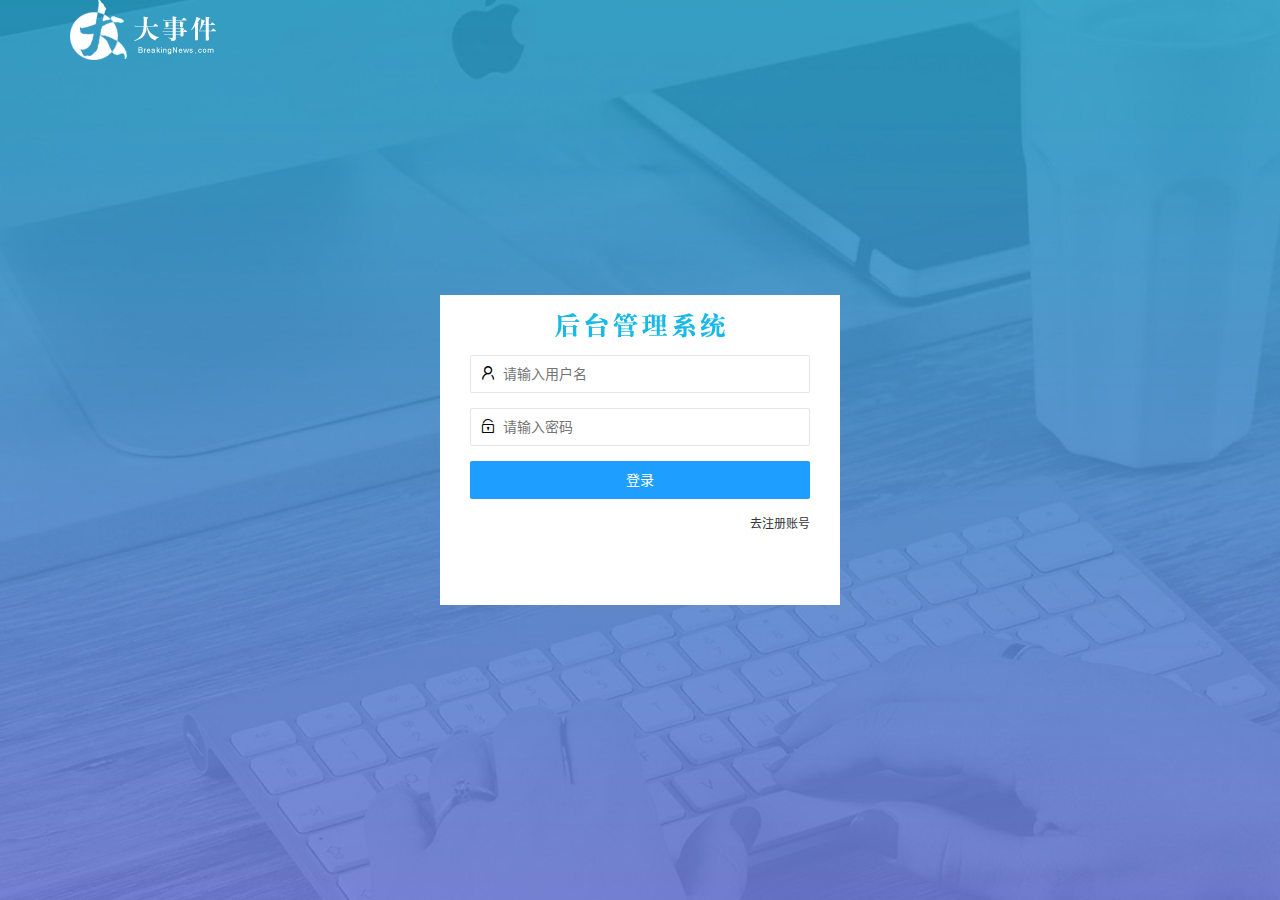
<file: login.html>
<!DOCTYPE html>
<html lang="zh-CN">
<head>
    <meta charset="UTF-8">
    <meta name="viewport" content="width=device-width, initial-scale=1.0">
    <title>大事件</title>
    <link rel="stylesheet" href="./assets/lib/layui/css/layui.css">
    <link rel="stylesheet" href="./assets/css/login.css">
</head>
<body>
    <!-- 头部的logo -->
    <div class="layui-main">
        <img src="./assets/images/logo.png" alt="">
    </div>



    <!-- 登录注册区域 -->
    <div class="login">
        <div class="title-box"></div>
        <!-- 登录的div -->
        <div class="login-box">
            <form class="layui-form" id="form_login" action="">
                <!-- 用户名 -->
                <div class="layui-form-item">
                    <i class="layui-icon layui-icon-username"></i>
                    <input type="text" name="username" required lay-verify="required" placeholder="请输入用户名" autocomplete="off" class="layui-input">
                </div>
                <!-- 密码 -->
                <div class="layui-form-item">
                    <i class="layui-icon layui-icon-password"></i>
                    <input type="password" name="password" required lay-verify="required" placeholder="请输入密码" autocomplete="off" class="layui-input">
                </div>
                <!-- 登录按钮 -->
                <div class="layui-form-item">
                    <button class="layui-btn layui-btn-fluid layui-btn-normal" lay-submit>登录</button>
                </div>
                <div class="layui-form-item links">
                    <a href="javascript:;" id="link_reg">去注册账号</a>
                </div>
            </form>

        </div>
        <!-- 注册的div -->
        <div class="reg-box">
            <form class="layui-form" id="form_reg" action="">
                <!-- 用户名 -->
                <div class="layui-form-item">
                    <i class="layui-icon layui-icon-username"></i>
                    <input type="text" name="username" required lay-verify="required" placeholder="请输入用户名" autocomplete="off" class="layui-input">
                </div>
                <!-- 密码 -->
                <div class="layui-form-item">
                    <i class="layui-icon layui-icon-password"></i>
                    <input type="password" name="password" required lay-verify="required" placeholder="请输入密码" autocomplete="off" class="layui-input">
                </div>
                <!-- 密码确认 -->
                <div class="layui-form-item">
                    <i class="layui-icon layui-icon-password"></i>
                    <input type="password" name="repassword" required lay-verify="required|pwd|repwd" placeholder="请再次输入密码" autocomplete="off" class="layui-input">
                </div>
                <!-- 注册按钮 -->
                <div class="layui-form-item">
                    <button class="layui-btn layui-btn-fluid layui-btn-normal" lay-submit>注册</button>
                </div>
                <div class="layui-form-item links">
                    <a href="javascript:;" id="link_login">去登录</a>
                </div>
            </form>
        </div>
    </div>

    <script src="./assets/lib/layui/layui.all.js"></script>
    <script src="./assets/lib/jquery.js"></script>
    <script src="./assets/js/baseAPI.js"></script>
    <script src="./assets/js/login.js"></script>
</body>
</html>
</file>
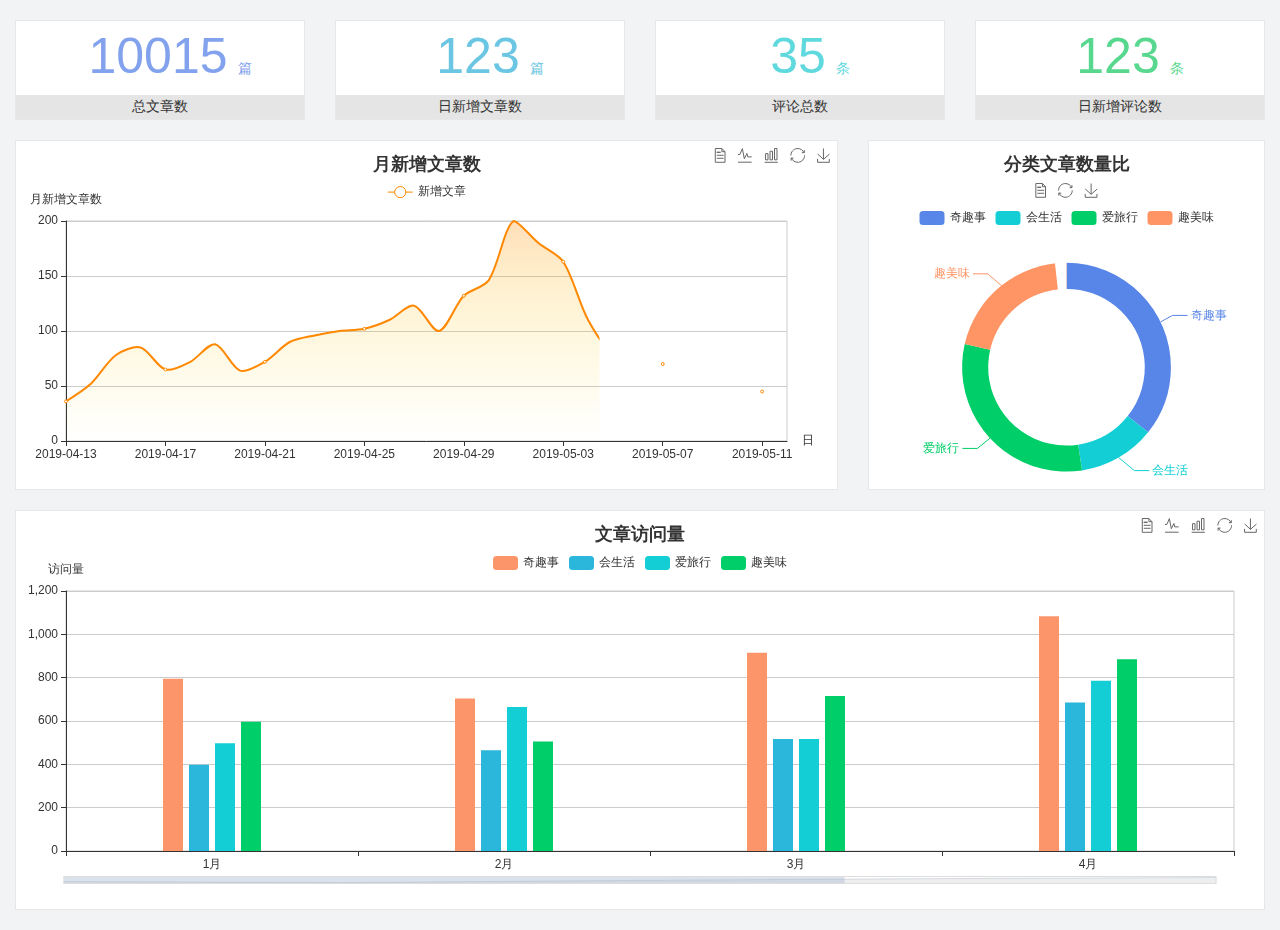
<file: home/dashboard.html>
<!DOCTYPE html>
<html lang="en">

<head>
  <meta charset="UTF-8">
  <meta name="viewport" content="width=device-width, initial-scale=1.0">
  <meta http-equiv="X-UA-Compatible" content="ie=edge">
  <title>图表统计</title>
  <link rel="stylesheet" href="../../assets/lib/bootstrap.css" />
  <link rel="stylesheet" href="../../assets/lib/main.css" />
  <script src="../../assets/lib/jquery.js"></script>
  <script type="text/javascript" src="../../assets/lib/echarts.min.js"></script>
</head>

<body>
  <div class="container-fluid">
    <div class="row spannel_list">
      <div class="col-sm-3 col-xs-6">
        <div class="spannel">
          <em>10015</em><span>篇</span>
          <b>总文章数</b>
        </div>
      </div>
      <div class="col-sm-3 col-xs-6">
        <div class="spannel scolor01">
          <em>123</em><span>篇</span>
          <b>日新增文章数</b>
        </div>
      </div>
      <div class="col-sm-3 col-xs-6">
        <div class="spannel scolor02">
          <em>35</em><span>条</span>
          <b>评论总数</b>
        </div>
      </div>
      <div class="col-sm-3 col-xs-6">
        <div class="spannel scolor03">
          <em>123</em><span>条</span>
          <b>日新增评论数</b>
        </div>
      </div>
    </div>
  </div>

  <div class="container-fluid">
    <div class="row curve-pie">
      <div class="col-lg-8 col-md-8">
        <div class="gragh_pannel" id="curve_show"></div>
      </div>
      <div class="col-lg-4 col-md-4">
        <div class="gragh_pannel" id="pie_show"></div>
      </div>
    </div>
  </div>

  <div class="container-fluid">
    <div class="column_pannel" id="column_show"></div>
  </div>

  <script>
    var oChart = echarts.init(document.getElementById('curve_show'));
    var aList_all = [
      { 'count': 36, 'date': '2019-04-13' },
      { 'count': 52, 'date': '2019-04-14' },
      { 'count': 78, 'date': '2019-04-15' },
      { 'count': 85, 'date': '2019-04-16' },
      { 'count': 65, 'date': '2019-04-17' },
      { 'count': 72, 'date': '2019-04-18' },
      { 'count': 88, 'date': '2019-04-19' },
      { 'count': 64, 'date': '2019-04-20' },
      { 'count': 72, 'date': '2019-04-21' },
      { 'count': 90, 'date': '2019-04-22' },
      { 'count': 96, 'date': '2019-04-23' },
      { 'count': 100, 'date': '2019-04-24' },
      { 'count': 102, 'date': '2019-04-25' },
      { 'count': 110, 'date': '2019-04-26' },
      { 'count': 123, 'date': '2019-04-27' },
      { 'count': 100, 'date': '2019-04-28' },
      { 'count': 132, 'date': '2019-04-29' },
      { 'count': 146, 'date': '2019-04-30' },
      { 'count': 200, 'date': '2019-05-01' },
      { 'count': 180, 'date': '2019-05-02' },
      { 'count': 163, 'date': '2019-05-03' },
      { 'count': 110, 'date': '2019-05-04' },
      { 'count': 80, 'date': '2019-05-05' },
      { 'count': 82, 'date': '2019-05-06' },
      { 'count': 70, 'date': '2019-05-07' },
      { 'count': 65, 'date': '2019-05-08' },
      { 'count': 54, 'date': '2019-05-09' },
      { 'count': 40, 'date': '2019-05-10' },
      { 'count': 45, 'date': '2019-05-11' },
      { 'count': 38, 'date': '2019-05-12' },
    ];

    let aCount = [];
    let aDate = [];

    for (var i = 0; i < aList_all.length; i++) {
      aCount.push(aList_all[i].count);
      aDate.push(aList_all[i].date);
    }

    var chartopt = {
      title: {
        text: '月新增文章数',
        left: 'center',
        top: '10'
      },
      tooltip: {
        trigger: 'axis'
      },
      legend: {
        data: ['新增文章'],
        top: '40'
      },
      toolbox: {
        show: true,
        feature: {
          mark: { show: true },
          dataView: { show: true, readOnly: false },
          magicType: { show: true, type: ['line', 'bar'] },
          restore: { show: true },
          saveAsImage: { show: true }
        }
      },
      calculable: true,
      xAxis: [
        {
          name: '日',
          type: 'category',
          boundaryGap: false,
          data: aDate
        }
      ],
      yAxis: [
        {
          name: '月新增文章数',
          type: 'value'
        }
      ],
      series: [
        {
          name: '新增文章',
          type: 'line',
          smooth: true,
          itemStyle: { normal: { areaStyle: { type: 'default' }, color: '#f80' }, lineStyle: { color: '#f80' } },
          data: aCount
        }],
      areaStyle: {
        normal: {
          color: new echarts.graphic.LinearGradient(0, 0, 0, 1, [{
            offset: 0,
            color: 'rgba(255,136,0,0.39)'
          }, {
            offset: .34,
            color: 'rgba(255,180,0,0.25)'
          }, {
            offset: 1,
            color: 'rgba(255,222,0,0.00)'
          }])

        }
      },
      grid: {
        show: true,
        x: 50,
        x2: 50,
        y: 80,
        height: 220
      }
    };

    oChart.setOption(chartopt);


    var oPie = echarts.init(document.getElementById('pie_show'));
    var oPieopt =
    {
      title: {
        top: 10,
        text: '分类文章数量比',
        x: 'center'
      },
      tooltip: {
        trigger: 'item',
        formatter: "{a} <br/>{b} : {c} ({d}%)"
      },
      color: ['#5885e8', '#13cfd5', '#00ce68', '#ff9565'],
      legend: {
        x: 'center',
        top: 65,
        data: ['奇趣事', '会生活', '爱旅行', '趣美味']
      },
      toolbox: {
        show: true,
        x: 'center',
        top: 35,
        feature: {
          mark: { show: true },
          dataView: { show: true, readOnly: false },
          magicType: {
            show: true,
            type: ['pie', 'funnel'],
            option: {
              funnel: {
                x: '25%',
                width: '50%',
                funnelAlign: 'left',
                max: 1548
              }
            }
          },
          restore: { show: true },
          saveAsImage: { show: true }
        }
      },
      calculable: true,
      series: [
        {
          name: '访问来源',
          type: 'pie',
          radius: ['45%', '60%'],
          center: ['50%', '65%'],
          data: [
            { value: 300, name: '奇趣事' },
            { value: 100, name: '会生活' },
            { value: 260, name: '爱旅行' },
            { value: 180, name: '趣美味' }
          ]
        }
      ]
    };
    oPie.setOption(oPieopt);



    var oColumn = this.echarts.init(document.getElementById('column_show'));
    var oColumnopt =
    {
      title: {
        text: '文章访问量',
        left: 'center',
        top: '10'
      },
      tooltip: {
        trigger: 'axis'
      },
      legend: {
        data: ['奇趣事', '会生活', '爱旅行', '趣美味'],
        top: '40'
      },
      toolbox: {
        show: true,
        feature: {
          mark: { show: true },
          dataView: { show: true, readOnly: false },
          magicType: { show: true, type: ['line', 'bar'] },
          restore: { show: true },
          saveAsImage: { show: true }
        }
      },
      calculable: true,
      xAxis: [
        {
          type: 'category',
          data: ['1月', '2月', '3月', '4月', '5月']
        }
      ],
      yAxis: [
        {
          name: '访问量',
          type: 'value'
        }
      ],
      series: [
        {
          name: '奇趣事',
          type: 'bar',
          barWidth: 20,
          itemStyle: {
            normal: { areaStyle: { type: 'default' }, color: '#fd956a' }
          },
          data: [800, 708, 920, 1090, 1200]
        },
        {
          name: '会生活',
          type: 'bar',
          barWidth: 20,
          itemStyle: {
            normal: { areaStyle: { type: 'default' }, color: '#2bb6db' }
          },
          data: [400, 468, 520, 690, 800]
        },
        {
          name: '爱旅行',
          type: 'bar',
          barWidth: 20,
          itemStyle: {
            normal: { areaStyle: { type: 'default' }, color: '#13cfd5' }
          },
          data: [500, 668, 520, 790, 900]
        },
        {
          name: '趣美味',
          type: 'bar',
          barWidth: 20,
          itemStyle: {
            normal: { areaStyle: { type: 'default' }, color: '#00ce68' }
          },
          data: [600, 508, 720, 890, 1000]
        }
      ],
      grid: {
        show: true,
        x: 50,
        x2: 30,
        y: 80,
        height: 260
      },
      dataZoom: [//给x轴设置滚动条
        {
          start: 0,//默认为0
          end: 100 - 1000 / 31,//默认为100
          type: 'slider',
          show: true,
          xAxisIndex: [0],
          handleSize: 0,//滑动条的 左右2个滑动条的大小
          height: 8,//组件高度
          left: 45, //左边的距离
          right: 50,//右边的距离
          bottom: 26,//右边的距离
          handleColor: '#ddd',//h滑动图标的颜色
          handleStyle: {
            borderColor: "#cacaca",
            borderWidth: "1",
            shadowBlur: 2,
            background: "#ddd",
            shadowColor: "#ddd",
          }
        }]
    };
    oColumn.setOption(oColumnopt);
  </script>
</body>

</html>
</file>
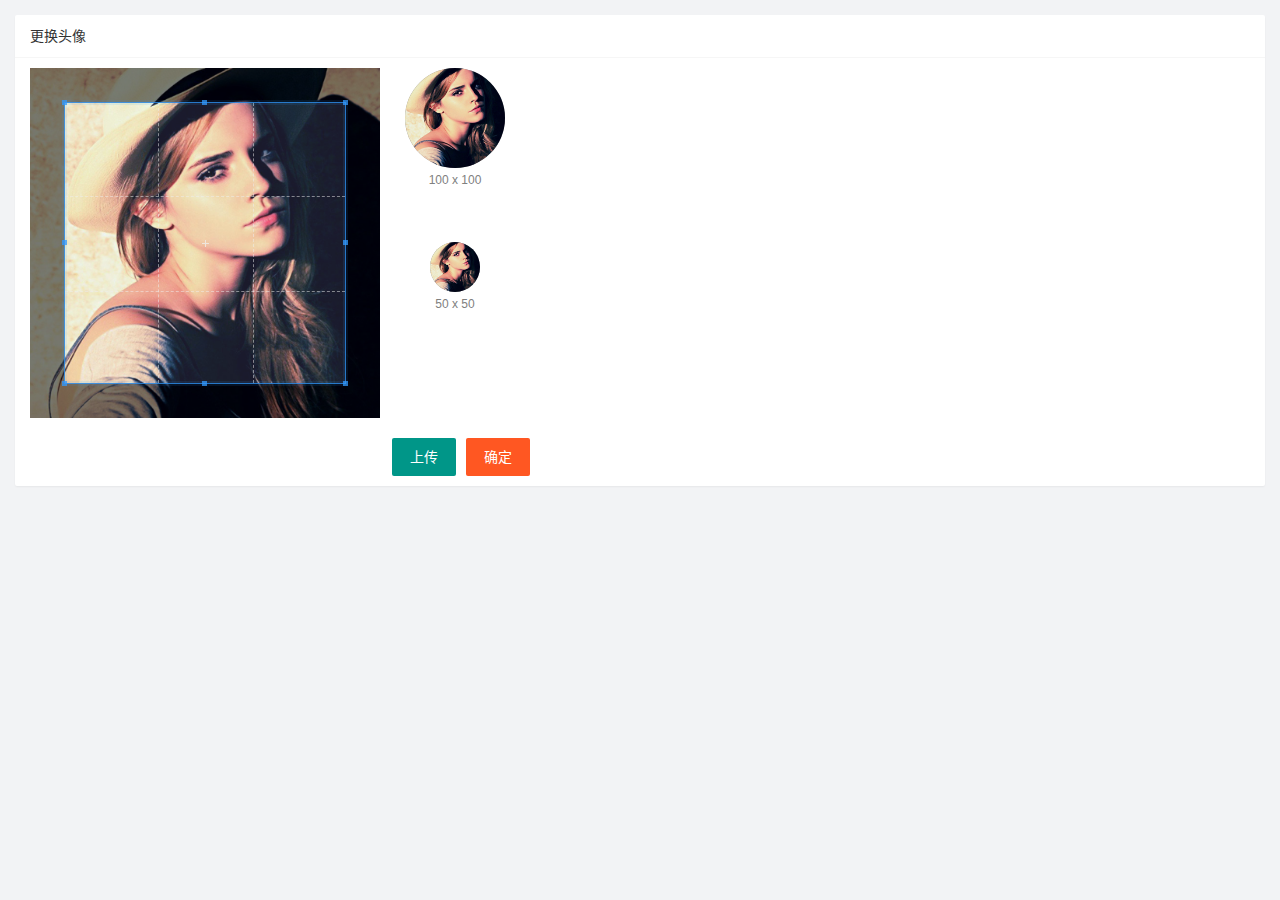
<file: user/user_avatar.html>
<!DOCTYPE html>
<html lang="zh-CN">
<head>
    <meta charset="UTF-8">
    <meta name="viewport" content="width=device-width, initial-scale=1.0">
    <title>Document</title>
    <link rel="stylesheet" href="../assets/lib/layui/css/layui.css">
    <link rel="stylesheet" href="../assets/lib/cropper/cropper.css">
    <link rel="stylesheet" href="../assets/css/user_avatar.css">
</head>
<body>
    <div class="layui-card">
        <div class="layui-card-header">更换头像</div>
        <div class="layui-card-body">
          
          <!-- 第一行的图片裁剪和预览区域 -->
          <div class="row1">
            <!-- 图片裁剪区域 -->
            <div class="cropper-box">
              <!-- 这个 img 标签很重要，将来会把它初始化为裁剪区域 -->
              <img id="image" src="/assets/images/sample.jpg" />
            </div>
            
            <!-- 图片的预览区域 -->
            <div class="preview-box">
              <div>
                <!-- 宽高为 100px 的预览区域 -->
                <div class="img-preview w100"></div>
                <p class="size">100 x 100</p>
              </div>
              <div>
                <!-- 宽高为 50px 的预览区域 -->
                <div class="img-preview w50"></div>
                <p class="size">50 x 50</p>
              </div>
            </div>
            
          </div
          <!-- 第二行的按钮区域 -->
          <div class="row2">
            <input type="file" id="file" accept="image/png,image/jpeg" />
            <button type="button" id="btnChooseImage" class="layui-btn">上传</button>
            <button type="button" class="layui-btn layui-btn-danger" id="toUpload">确定</button>
          </div>
        </div>
      </div>
      

      <script src="../assets/lib/layui/layui.all.js"></script>
      <script src="../assets/lib/jquery.js"></script>
      <script src="../assets/lib/cropper/Cropper.js"></script>
      <script src="../assets/lib/cropper/jquery-cropper.js"></script>
      <script src="../assets/js/baseAPI.js"></script>
      <script src="../assets/js/user/user_avatar.js"></script>
</body>
</html>
</file>
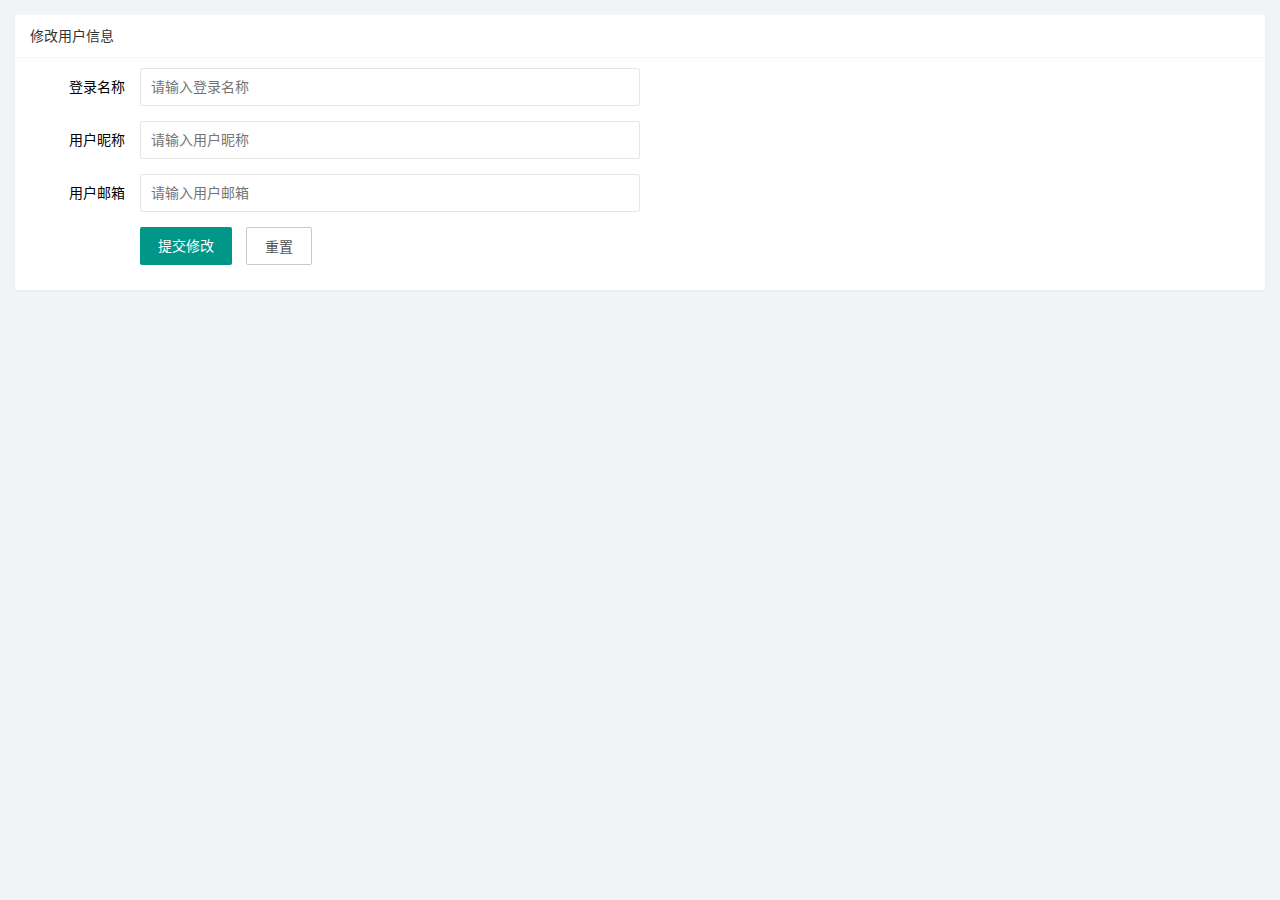
<file: user/user_info.html>
<!DOCTYPE html>
<html lang="zh-CN">
<head>
    <meta charset="UTF-8">
    <meta name="viewport" content="width=device-width, initial-scale=1.0">
    <title>Document</title>
    <link rel="stylesheet" href="../assets/lib/layui/css/layui.css">
    <link rel="stylesheet" href="../assets/css/user_info.css">
</head>
<body>
    <div class="layui-card">
        <div class="layui-card-header">修改用户信息</div>
        <div class="layui-card-body">

            <!-- form表单区域 -->
            <form class="layui-form" lay-filter="formUserInfo">

                <input type="hidden" name="id" value="" />

                <div class="layui-form-item">
                  <label class="layui-form-label">登录名称</label>
                  <div class="layui-input-block">
                    <input type="text" name="username" required  lay-verify="required" placeholder="请输入登录名称" autocomplete="off" class="layui-input" readonly>
                  </div>
                </div>
                <div class="layui-form-item">
                  <label class="layui-form-label">用户昵称</label>
                  <div class="layui-input-block">
                    <input type="text" name="nickname" required  lay-verify="required|nickname" placeholder="请输入用户昵称" autocomplete="off" class="layui-input">
                  </div>
                </div>
                <div class="layui-form-item">
                  <label class="layui-form-label">用户邮箱</label>
                  <div class="layui-input-block">
                    <input type="text" name="email" required  lay-verify="required|email" placeholder="请输入用户邮箱" autocomplete="off" class="layui-input">
                  </div>
                </div>

                <div class="layui-form-item">
                    <div class="layui-input-block">
                      <button class="layui-btn" lay-submit lay-filter="formDemo">提交修改</button>
                      <button type="reset" class="layui-btn layui-btn-primary" id="btnReset">重置</button>
                    </div>
                </div>
            </form>
        </div>
      </div>

      <script src="../assets/lib/jquery.js"></script>
      <script src="../assets/lib/layui/layui.all.js"></script>
      <script src="../assets/js/baseAPI.js"></script>
      <script src="../assets/js/user/user_info.js"></script>
</body>
</html>
</file>
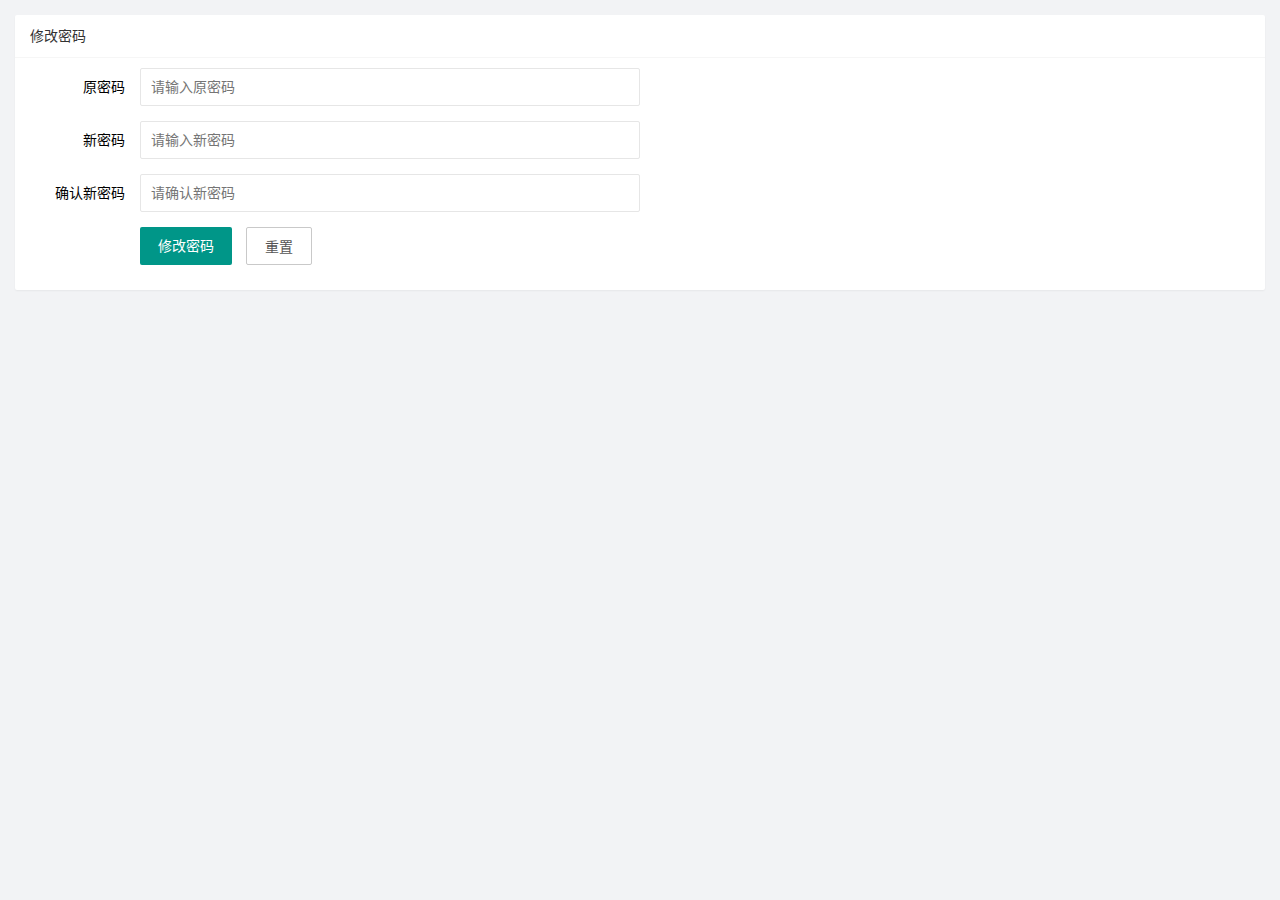
<file: user/user_pwd.html>
<!DOCTYPE html>
<html lang="zh-CN">
<head>
    <meta charset="UTF-8">
    <meta name="viewport" content="width=device-width, initial-scale=1.0">
    <title>大事件-后台首页</title>
    <link rel="stylesheet" href="../assets/lib/layui/css/layui.css">
    <link rel="stylesheet" href="../assets/css/user_pwd.css">
</head>
<body>
    <div class="layui-card">
        <div class="layui-card-header">修改密码</div>
        <div class="layui-card-body">
            <form class="layui-form" action="">
                <div class="layui-form-item">
                    <label class="layui-form-label">原密码</label>
                    <div class="layui-input-inline">
                      <input type="password" name="oldPwd" required     lay-verify="required|oldPwd" placeholder="请输入原密码"    autocomplete="off" class="layui-input">
                    </div>
                </div>
                <div class="layui-form-item">
                    <label class="layui-form-label">新密码</label>
                    <div class="layui-input-inline">
                      <input type="password" name="newPwd" required     lay-verify="required|pwd|samePwd" placeholder="请输入新密码"    autocomplete="off" class="layui-input">
                    </div>
                </div>
                <div class="layui-form-item">
                    <label class="layui-form-label">确认新密码</label>
                    <div class="layui-input-inline">
                      <input type="password" name="rePwd" required  lay-verify="required|pwd|rePwd" placeholder="请确认新密码"     autocomplete="off" class="layui-input">
                    </div>
                </div>

                <div class="layui-form-item">
                    <div class="layui-input-block">
                      <button class="layui-btn" lay-submit lay-filter="formDemo">修改密码</button>
                      <button type="reset" class="layui-btn layui-btn-primary">重置</button>
                    </div>
                </div>
            </form>
        </div>
    </div>

    <script src="../assets/lib/layui/layui.all.js"></script>
    <script src="../assets/lib/jquery.js"></script>
    <script src="../assets/js/baseAPI.js"></script>
    <script src="../assets/js/user/user_pwd.js"></script>
</body>
</html>
</file>
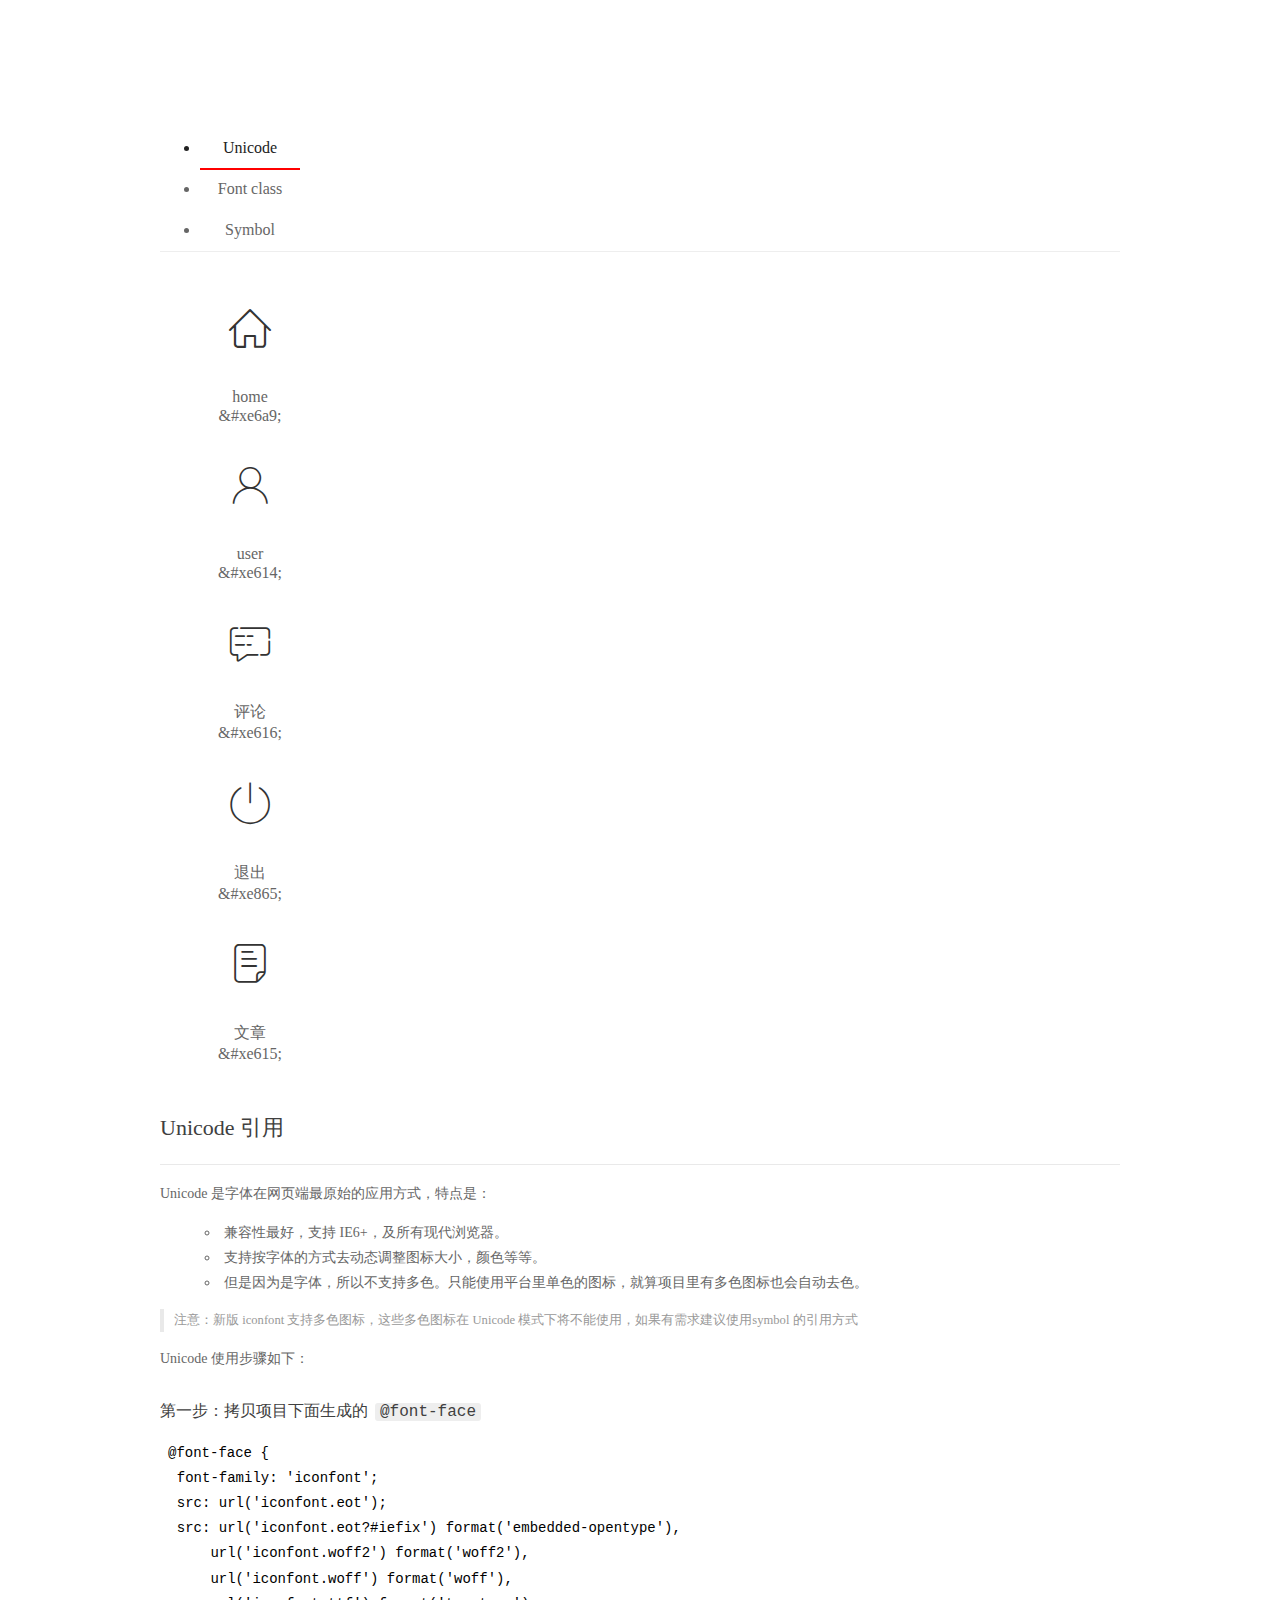
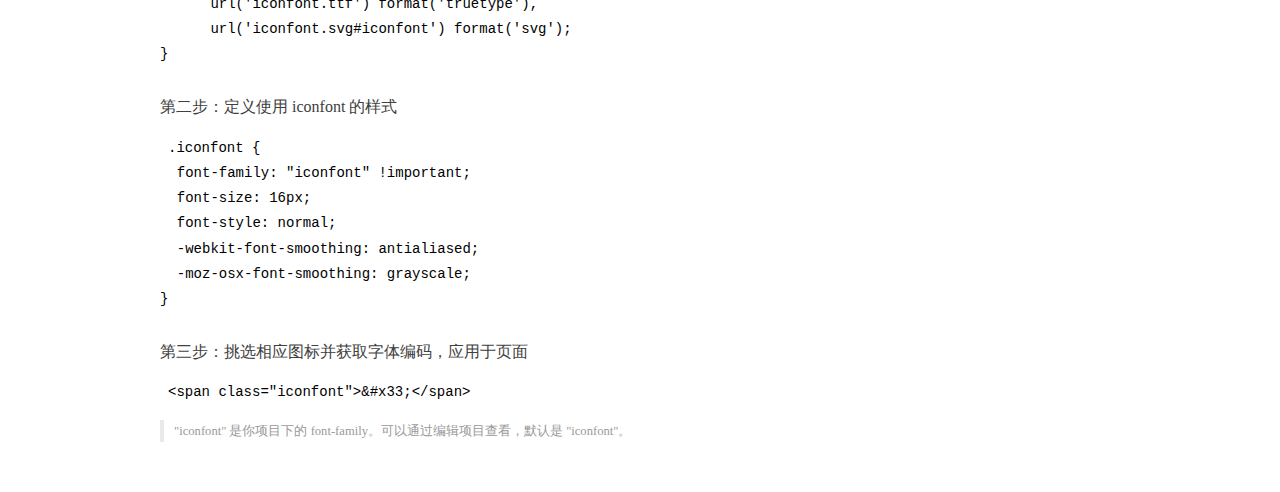
<file: assets/fonts/demo_index.html>
<!DOCTYPE html>
<html>
<head>
  <meta charset="utf-8"/>
  <title>IconFont Demo</title>
  <link rel="shortcut icon" href="https://gtms04.alicdn.com/tps/i4/TB1_oz6GVXXXXaFXpXXJDFnIXXX-64-64.ico" type="image/x-icon"/>
  <link rel="stylesheet" href="https://g.alicdn.com/thx/cube/1.3.2/cube.min.css">
  <link rel="stylesheet" href="demo.css">
  <link rel="stylesheet" href="iconfont.css">
  <script src="iconfont.js"></script>
  <!-- jQuery -->
  <script src="https://a1.alicdn.com/oss/uploads/2018/12/26/7bfddb60-08e8-11e9-9b04-53e73bb6408b.js"></script>
  <!-- 代码高亮 -->
  <script src="https://a1.alicdn.com/oss/uploads/2018/12/26/a3f714d0-08e6-11e9-8a15-ebf944d7534c.js"></script>
</head>
<body>
  <div class="main">
    <h1 class="logo"><a href="https://www.iconfont.cn/" title="iconfont 首页" target="_blank">&#xe86b;</a></h1>
    <div class="nav-tabs">
      <ul id="tabs" class="dib-box">
        <li class="dib active"><span>Unicode</span></li>
        <li class="dib"><span>Font class</span></li>
        <li class="dib"><span>Symbol</span></li>
      </ul>
      
    </div>
    <div class="tab-container">
      <div class="content unicode" style="display: block;">
          <ul class="icon_lists dib-box">
          
            <li class="dib">
              <span class="icon iconfont">&#xe6a9;</span>
                <div class="name">home</div>
                <div class="code-name">&amp;#xe6a9;</div>
              </li>
          
            <li class="dib">
              <span class="icon iconfont">&#xe614;</span>
                <div class="name">user</div>
                <div class="code-name">&amp;#xe614;</div>
              </li>
          
            <li class="dib">
              <span class="icon iconfont">&#xe616;</span>
                <div class="name">评论</div>
                <div class="code-name">&amp;#xe616;</div>
              </li>
          
            <li class="dib">
              <span class="icon iconfont">&#xe865;</span>
                <div class="name">退出</div>
                <div class="code-name">&amp;#xe865;</div>
              </li>
          
            <li class="dib">
              <span class="icon iconfont">&#xe615;</span>
                <div class="name">文章</div>
                <div class="code-name">&amp;#xe615;</div>
              </li>
          
          </ul>
          <div class="article markdown">
          <h2 id="unicode-">Unicode 引用</h2>
          <hr>

          <p>Unicode 是字体在网页端最原始的应用方式，特点是：</p>
          <ul>
            <li>兼容性最好，支持 IE6+，及所有现代浏览器。</li>
            <li>支持按字体的方式去动态调整图标大小，颜色等等。</li>
            <li>但是因为是字体，所以不支持多色。只能使用平台里单色的图标，就算项目里有多色图标也会自动去色。</li>
          </ul>
          <blockquote>
            <p>注意：新版 iconfont 支持多色图标，这些多色图标在 Unicode 模式下将不能使用，如果有需求建议使用symbol 的引用方式</p>
          </blockquote>
          <p>Unicode 使用步骤如下：</p>
          <h3 id="-font-face">第一步：拷贝项目下面生成的 <code>@font-face</code></h3>
<pre><code class="language-css"
>@font-face {
  font-family: 'iconfont';
  src: url('iconfont.eot');
  src: url('iconfont.eot?#iefix') format('embedded-opentype'),
      url('iconfont.woff2') format('woff2'),
      url('iconfont.woff') format('woff'),
      url('iconfont.ttf') format('truetype'),
      url('iconfont.svg#iconfont') format('svg');
}
</code></pre>
          <h3 id="-iconfont-">第二步：定义使用 iconfont 的样式</h3>
<pre><code class="language-css"
>.iconfont {
  font-family: "iconfont" !important;
  font-size: 16px;
  font-style: normal;
  -webkit-font-smoothing: antialiased;
  -moz-osx-font-smoothing: grayscale;
}
</code></pre>
          <h3 id="-">第三步：挑选相应图标并获取字体编码，应用于页面</h3>
<pre>
<code class="language-html"
>&lt;span class="iconfont"&gt;&amp;#x33;&lt;/span&gt;
</code></pre>
          <blockquote>
            <p>"iconfont" 是你项目下的 font-family。可以通过编辑项目查看，默认是 "iconfont"。</p>
          </blockquote>
          </div>
      </div>
      <div class="content font-class">
        <ul class="icon_lists dib-box">
          
          <li class="dib">
            <span class="icon iconfont icon-home"></span>
            <div class="name">
              home
            </div>
            <div class="code-name">.icon-home
            </div>
          </li>
          
          <li class="dib">
            <span class="icon iconfont icon-user"></span>
            <div class="name">
              user
            </div>
            <div class="code-name">.icon-user
            </div>
          </li>
          
          <li class="dib">
            <span class="icon iconfont icon-pinglun"></span>
            <div class="name">
              评论
            </div>
            <div class="code-name">.icon-pinglun
            </div>
          </li>
          
          <li class="dib">
            <span class="icon iconfont icon-tuichu"></span>
            <div class="name">
              退出
            </div>
            <div class="code-name">.icon-tuichu
            </div>
          </li>
          
          <li class="dib">
            <span class="icon iconfont icon-16"></span>
            <div class="name">
              文章
            </div>
            <div class="code-name">.icon-16
            </div>
          </li>
          
        </ul>
        <div class="article markdown">
        <h2 id="font-class-">font-class 引用</h2>
        <hr>

        <p>font-class 是 Unicode 使用方式的一种变种，主要是解决 Unicode 书写不直观，语意不明确的问题。</p>
        <p>与 Unicode 使用方式相比，具有如下特点：</p>
        <ul>
          <li>兼容性良好，支持 IE8+，及所有现代浏览器。</li>
          <li>相比于 Unicode 语意明确，书写更直观。可以很容易分辨这个 icon 是什么。</li>
          <li>因为使用 class 来定义图标，所以当要替换图标时，只需要修改 class 里面的 Unicode 引用。</li>
          <li>不过因为本质上还是使用的字体，所以多色图标还是不支持的。</li>
        </ul>
        <p>使用步骤如下：</p>
        <h3 id="-fontclass-">第一步：引入项目下面生成的 fontclass 代码：</h3>
<pre><code class="language-html">&lt;link rel="stylesheet" href="./iconfont.css"&gt;
</code></pre>
        <h3 id="-">第二步：挑选相应图标并获取类名，应用于页面：</h3>
<pre><code class="language-html">&lt;span class="iconfont icon-xxx"&gt;&lt;/span&gt;
</code></pre>
        <blockquote>
          <p>"
            iconfont" 是你项目下的 font-family。可以通过编辑项目查看，默认是 "iconfont"。</p>
        </blockquote>
      </div>
      </div>
      <div class="content symbol">
          <ul class="icon_lists dib-box">
          
            <li class="dib">
                <svg class="icon svg-icon" aria-hidden="true">
                  <use xlink:href="#icon-home"></use>
                </svg>
                <div class="name">home</div>
                <div class="code-name">#icon-home</div>
            </li>
          
            <li class="dib">
                <svg class="icon svg-icon" aria-hidden="true">
                  <use xlink:href="#icon-user"></use>
                </svg>
                <div class="name">user</div>
                <div class="code-name">#icon-user</div>
            </li>
          
            <li class="dib">
                <svg class="icon svg-icon" aria-hidden="true">
                  <use xlink:href="#icon-pinglun"></use>
                </svg>
                <div class="name">评论</div>
                <div class="code-name">#icon-pinglun</div>
            </li>
          
            <li class="dib">
                <svg class="icon svg-icon" aria-hidden="true">
                  <use xlink:href="#icon-tuichu"></use>
                </svg>
                <div class="name">退出</div>
                <div class="code-name">#icon-tuichu</div>
            </li>
          
            <li class="dib">
                <svg class="icon svg-icon" aria-hidden="true">
                  <use xlink:href="#icon-16"></use>
                </svg>
                <div class="name">文章</div>
                <div class="code-name">#icon-16</div>
            </li>
          
          </ul>
          <div class="article markdown">
          <h2 id="symbol-">Symbol 引用</h2>
          <hr>

          <p>这是一种全新的使用方式，应该说这才是未来的主流，也是平台目前推荐的用法。相关介绍可以参考这篇<a href="">文章</a>
            这种用法其实是做了一个 SVG 的集合，与另外两种相比具有如下特点：</p>
          <ul>
            <li>支持多色图标了，不再受单色限制。</li>
            <li>通过一些技巧，支持像字体那样，通过 <code>font-size</code>, <code>color</code> 来调整样式。</li>
            <li>兼容性较差，支持 IE9+，及现代浏览器。</li>
            <li>浏览器渲染 SVG 的性能一般，还不如 png。</li>
          </ul>
          <p>使用步骤如下：</p>
          <h3 id="-symbol-">第一步：引入项目下面生成的 symbol 代码：</h3>
<pre><code class="language-html">&lt;script src="./iconfont.js"&gt;&lt;/script&gt;
</code></pre>
          <h3 id="-css-">第二步：加入通用 CSS 代码（引入一次就行）：</h3>
<pre><code class="language-html">&lt;style&gt;
.icon {
  width: 1em;
  height: 1em;
  vertical-align: -0.15em;
  fill: currentColor;
  overflow: hidden;
}
&lt;/style&gt;
</code></pre>
          <h3 id="-">第三步：挑选相应图标并获取类名，应用于页面：</h3>
<pre><code class="language-html">&lt;svg class="icon" aria-hidden="true"&gt;
  &lt;use xlink:href="#icon-xxx"&gt;&lt;/use&gt;
&lt;/svg&gt;
</code></pre>
          </div>
      </div>

    </div>
  </div>
  <script>
  $(document).ready(function () {
      $('.tab-container .content:first').show()

      $('#tabs li').click(function (e) {
        var tabContent = $('.tab-container .content')
        var index = $(this).index()

        if ($(this).hasClass('active')) {
          return
        } else {
          $('#tabs li').removeClass('active')
          $(this).addClass('active')

          tabContent.hide().eq(index).fadeIn()
        }
      })
    })
  </script>
</body>
</html>
</file>
<file: assets/lib/layui/css/layui.css>
/** layui-v2.5.5 MIT License By https://www.layui.com */
 .layui-inline,img{display:inline-block;vertical-align:middle}h1,h2,h3,h4,h5,h6{font-weight:400}.layui-edge,.layui-header,.layui-inline,.layui-main{position:relative}.layui-body,.layui-edge,.layui-elip{overflow:hidden}.layui-btn,.layui-edge,.layui-inline,img{vertical-align:middle}.layui-btn,.layui-disabled,.layui-icon,.layui-unselect{-moz-user-select:none;-webkit-user-select:none;-ms-user-select:none}.layui-elip,.layui-form-checkbox span,.layui-form-pane .layui-form-label{text-overflow:ellipsis;white-space:nowrap}.layui-breadcrumb,.layui-tree-btnGroup{visibility:hidden}blockquote,body,button,dd,div,dl,dt,form,h1,h2,h3,h4,h5,h6,input,li,ol,p,pre,td,textarea,th,ul{margin:0;padding:0;-webkit-tap-highlight-color:rgba(0,0,0,0)}a:active,a:hover{outline:0}img{border:none}li{list-style:none}table{border-collapse:collapse;border-spacing:0}h4,h5,h6{font-size:100%}button,input,optgroup,option,select,textarea{font-family:inherit;font-size:inherit;font-style:inherit;font-weight:inherit;outline:0}pre{white-space:pre-wrap;white-space:-moz-pre-wrap;white-space:-pre-wrap;white-space:-o-pre-wrap;word-wrap:break-word}body{line-height:24px;font:14px Helvetica Neue,Helvetica,PingFang SC,Tahoma,Arial,sans-serif}hr{height:1px;margin:10px 0;border:0;clear:both}a{color:#333;text-decoration:none}a:hover{color:#777}a cite{font-style:normal;*cursor:pointer}.layui-border-box,.layui-border-box *{box-sizing:border-box}.layui-box,.layui-box *{box-sizing:content-box}.layui-clear{clear:both;*zoom:1}.layui-clear:after{content:'\20';clear:both;*zoom:1;display:block;height:0}.layui-inline{*display:inline;*zoom:1}.layui-edge{display:inline-block;width:0;height:0;border-width:6px;border-style:dashed;border-color:transparent}.layui-edge-top{top:-4px;border-bottom-color:#999;border-bottom-style:solid}.layui-edge-right{border-left-color:#999;border-left-style:solid}.layui-edge-bottom{top:2px;border-top-color:#999;border-top-style:solid}.layui-edge-left{border-right-color:#999;border-right-style:solid}.layui-disabled,.layui-disabled:hover{color:#d2d2d2!important;cursor:not-allowed!important}.layui-circle{border-radius:100%}.layui-show{display:block!important}.layui-hide{display:none!important}@font-face{font-family:layui-icon;src:url(../font/iconfont.eot?v=250);src:url(../font/iconfont.eot?v=250#iefix) format('embedded-opentype'),url(../font/iconfont.woff2?v=250) format('woff2'),url(../font/iconfont.woff?v=250) format('woff'),url(../font/iconfont.ttf?v=250) format('truetype'),url(../font/iconfont.svg?v=250#layui-icon) format('svg')}.layui-icon{font-family:layui-icon!important;font-size:16px;font-style:normal;-webkit-font-smoothing:antialiased;-moz-osx-font-smoothing:grayscale}.layui-icon-reply-fill:before{content:"\e611"}.layui-icon-set-fill:before{content:"\e614"}.layui-icon-menu-fill:before{content:"\e60f"}.layui-icon-search:before{content:"\e615"}.layui-icon-share:before{content:"\e641"}.layui-icon-set-sm:before{content:"\e620"}.layui-icon-engine:before{content:"\e628"}.layui-icon-close:before{content:"\1006"}.layui-icon-close-fill:before{content:"\1007"}.layui-icon-chart-screen:before{content:"\e629"}.layui-icon-star:before{content:"\e600"}.layui-icon-circle-dot:before{content:"\e617"}.layui-icon-chat:before{content:"\e606"}.layui-icon-release:before{content:"\e609"}.layui-icon-list:before{content:"\e60a"}.layui-icon-chart:before{content:"\e62c"}.layui-icon-ok-circle:before{content:"\1005"}.layui-icon-layim-theme:before{content:"\e61b"}.layui-icon-table:before{content:"\e62d"}.layui-icon-right:before{content:"\e602"}.layui-icon-left:before{content:"\e603"}.layui-icon-cart-simple:before{content:"\e698"}.layui-icon-face-cry:before{content:"\e69c"}.layui-icon-face-smile:before{content:"\e6af"}.layui-icon-survey:before{content:"\e6b2"}.layui-icon-tree:before{content:"\e62e"}.layui-icon-upload-circle:before{content:"\e62f"}.layui-icon-add-circle:before{content:"\e61f"}.layui-icon-download-circle:before{content:"\e601"}.layui-icon-templeate-1:before{content:"\e630"}.layui-icon-util:before{content:"\e631"}.layui-icon-face-surprised:before{content:"\e664"}.layui-icon-edit:before{content:"\e642"}.layui-icon-speaker:before{content:"\e645"}.layui-icon-down:before{content:"\e61a"}.layui-icon-file:before{content:"\e621"}.layui-icon-layouts:before{content:"\e632"}.layui-icon-rate-half:before{content:"\e6c9"}.layui-icon-add-circle-fine:before{content:"\e608"}.layui-icon-prev-circle:before{content:"\e633"}.layui-icon-read:before{content:"\e705"}.layui-icon-404:before{content:"\e61c"}.layui-icon-carousel:before{content:"\e634"}.layui-icon-help:before{content:"\e607"}.layui-icon-code-circle:before{content:"\e635"}.layui-icon-water:before{content:"\e636"}.layui-icon-username:before{content:"\e66f"}.layui-icon-find-fill:before{content:"\e670"}.layui-icon-about:before{content:"\e60b"}.layui-icon-location:before{content:"\e715"}.layui-icon-up:before{content:"\e619"}.layui-icon-pause:before{content:"\e651"}.layui-icon-date:before{content:"\e637"}.layui-icon-layim-uploadfile:before{content:"\e61d"}.layui-icon-delete:before{content:"\e640"}.layui-icon-play:before{content:"\e652"}.layui-icon-top:before{content:"\e604"}.layui-icon-friends:before{content:"\e612"}.layui-icon-refresh-3:before{content:"\e9aa"}.layui-icon-ok:before{content:"\e605"}.layui-icon-layer:before{content:"\e638"}.layui-icon-face-smile-fine:before{content:"\e60c"}.layui-icon-dollar:before{content:"\e659"}.layui-icon-group:before{content:"\e613"}.layui-icon-layim-download:before{content:"\e61e"}.layui-icon-picture-fine:before{content:"\e60d"}.layui-icon-link:before{content:"\e64c"}.layui-icon-diamond:before{content:"\e735"}.layui-icon-log:before{content:"\e60e"}.layui-icon-rate-solid:before{content:"\e67a"}.layui-icon-fonts-del:before{content:"\e64f"}.layui-icon-unlink:before{content:"\e64d"}.layui-icon-fonts-clear:before{content:"\e639"}.layui-icon-triangle-r:before{content:"\e623"}.layui-icon-circle:before{content:"\e63f"}.layui-icon-radio:before{content:"\e643"}.layui-icon-align-center:before{content:"\e647"}.layui-icon-align-right:before{content:"\e648"}.layui-icon-align-left:before{content:"\e649"}.layui-icon-loading-1:before{content:"\e63e"}.layui-icon-return:before{content:"\e65c"}.layui-icon-fonts-strong:before{content:"\e62b"}.layui-icon-upload:before{content:"\e67c"}.layui-icon-dialogue:before{content:"\e63a"}.layui-icon-video:before{content:"\e6ed"}.layui-icon-headset:before{content:"\e6fc"}.layui-icon-cellphone-fine:before{content:"\e63b"}.layui-icon-add-1:before{content:"\e654"}.layui-icon-face-smile-b:before{content:"\e650"}.layui-icon-fonts-html:before{content:"\e64b"}.layui-icon-form:before{content:"\e63c"}.layui-icon-cart:before{content:"\e657"}.layui-icon-camera-fill:before{content:"\e65d"}.layui-icon-tabs:before{content:"\e62a"}.layui-icon-fonts-code:before{content:"\e64e"}.layui-icon-fire:before{content:"\e756"}.layui-icon-set:before{content:"\e716"}.layui-icon-fonts-u:before{content:"\e646"}.layui-icon-triangle-d:before{content:"\e625"}.layui-icon-tips:before{content:"\e702"}.layui-icon-picture:before{content:"\e64a"}.layui-icon-more-vertical:before{content:"\e671"}.layui-icon-flag:before{content:"\e66c"}.layui-icon-loading:before{content:"\e63d"}.layui-icon-fonts-i:before{content:"\e644"}.layui-icon-refresh-1:before{content:"\e666"}.layui-icon-rmb:before{content:"\e65e"}.layui-icon-home:before{content:"\e68e"}.layui-icon-user:before{content:"\e770"}.layui-icon-notice:before{content:"\e667"}.layui-icon-login-weibo:before{content:"\e675"}.layui-icon-voice:before{content:"\e688"}.layui-icon-upload-drag:before{content:"\e681"}.layui-icon-login-qq:before{content:"\e676"}.layui-icon-snowflake:before{content:"\e6b1"}.layui-icon-file-b:before{content:"\e655"}.layui-icon-template:before{content:"\e663"}.layui-icon-auz:before{content:"\e672"}.layui-icon-console:before{content:"\e665"}.layui-icon-app:before{content:"\e653"}.layui-icon-prev:before{content:"\e65a"}.layui-icon-website:before{content:"\e7ae"}.layui-icon-next:before{content:"\e65b"}.layui-icon-component:before{content:"\e857"}.layui-icon-more:before{content:"\e65f"}.layui-icon-login-wechat:before{content:"\e677"}.layui-icon-shrink-right:before{content:"\e668"}.layui-icon-spread-left:before{content:"\e66b"}.layui-icon-camera:before{content:"\e660"}.layui-icon-note:before{content:"\e66e"}.layui-icon-refresh:before{content:"\e669"}.layui-icon-female:before{content:"\e661"}.layui-icon-male:before{content:"\e662"}.layui-icon-password:before{content:"\e673"}.layui-icon-senior:before{content:"\e674"}.layui-icon-theme:before{content:"\e66a"}.layui-icon-tread:before{content:"\e6c5"}.layui-icon-praise:before{content:"\e6c6"}.layui-icon-star-fill:before{content:"\e658"}.layui-icon-rate:before{content:"\e67b"}.layui-icon-template-1:before{content:"\e656"}.layui-icon-vercode:before{content:"\e679"}.layui-icon-cellphone:before{content:"\e678"}.layui-icon-screen-full:before{content:"\e622"}.layui-icon-screen-restore:before{content:"\e758"}.layui-icon-cols:before{content:"\e610"}.layui-icon-export:before{content:"\e67d"}.layui-icon-print:before{content:"\e66d"}.layui-icon-slider:before{content:"\e714"}.layui-icon-addition:before{content:"\e624"}.layui-icon-subtraction:before{content:"\e67e"}.layui-icon-service:before{content:"\e626"}.layui-icon-transfer:before{content:"\e691"}.layui-main{width:1140px;margin:0 auto}.layui-header{z-index:1000;height:60px}.layui-header a:hover{transition:all .5s;-webkit-transition:all .5s}.layui-side{position:fixed;left:0;top:0;bottom:0;z-index:999;width:200px;overflow-x:hidden}.layui-side-scroll{position:relative;width:220px;height:100%;overflow-x:hidden}.layui-body{position:absolute;left:200px;right:0;top:0;bottom:0;z-index:998;width:auto;overflow-y:auto;box-sizing:border-box}.layui-layout-body{overflow:hidden}.layui-layout-admin .layui-header{background-color:#23262E}.layui-layout-admin .layui-side{top:60px;width:200px;overflow-x:hidden}.layui-layout-admin .layui-body{position:fixed;top:60px;bottom:44px}.layui-layout-admin .layui-main{width:auto;margin:0 15px}.layui-layout-admin .layui-footer{position:fixed;left:200px;right:0;bottom:0;height:44px;line-height:44px;padding:0 15px;background-color:#eee}.layui-layout-admin .layui-logo{position:absolute;left:0;top:0;width:200px;height:100%;line-height:60px;text-align:center;color:#009688;font-size:16px}.layui-layout-admin .layui-header .layui-nav{background:0 0}.layui-layout-left{position:absolute!important;left:200px;top:0}.layui-layout-right{position:absolute!important;right:0;top:0}.layui-container{position:relative;margin:0 auto;padding:0 15px;box-sizing:border-box}.layui-fluid{position:relative;margin:0 auto;padding:0 15px}.layui-row:after,.layui-row:before{content:'';display:block;clear:both}.layui-col-lg1,.layui-col-lg10,.layui-col-lg11,.layui-col-lg12,.layui-col-lg2,.layui-col-lg3,.layui-col-lg4,.layui-col-lg5,.layui-col-lg6,.layui-col-lg7,.layui-col-lg8,.layui-col-lg9,.layui-col-md1,.layui-col-md10,.layui-col-md11,.layui-col-md12,.layui-col-md2,.layui-col-md3,.layui-col-md4,.layui-col-md5,.layui-col-md6,.layui-col-md7,.layui-col-md8,.layui-col-md9,.layui-col-sm1,.layui-col-sm10,.layui-col-sm11,.layui-col-sm12,.layui-col-sm2,.layui-col-sm3,.layui-col-sm4,.layui-col-sm5,.layui-col-sm6,.layui-col-sm7,.layui-col-sm8,.layui-col-sm9,.layui-col-xs1,.layui-col-xs10,.layui-col-xs11,.layui-col-xs12,.layui-col-xs2,.layui-col-xs3,.layui-col-xs4,.layui-col-xs5,.layui-col-xs6,.layui-col-xs7,.layui-col-xs8,.layui-col-xs9{position:relative;display:block;box-sizing:border-box}.layui-col-xs1,.layui-col-xs10,.layui-col-xs11,.layui-col-xs12,.layui-col-xs2,.layui-col-xs3,.layui-col-xs4,.layui-col-xs5,.layui-col-xs6,.layui-col-xs7,.layui-col-xs8,.layui-col-xs9{float:left}.layui-col-xs1{width:8.33333333%}.layui-col-xs2{width:16.66666667%}.layui-col-xs3{width:25%}.layui-col-xs4{width:33.33333333%}.layui-col-xs5{width:41.66666667%}.layui-col-xs6{width:50%}.layui-col-xs7{width:58.33333333%}.layui-col-xs8{width:66.66666667%}.layui-col-xs9{width:75%}.layui-col-xs10{width:83.33333333%}.layui-col-xs11{width:91.66666667%}.layui-col-xs12{width:100%}.layui-col-xs-offset1{margin-left:8.33333333%}.layui-col-xs-offset2{margin-left:16.66666667%}.layui-col-xs-offset3{margin-left:25%}.layui-col-xs-offset4{margin-left:33.33333333%}.layui-col-xs-offset5{margin-left:41.66666667%}.layui-col-xs-offset6{margin-left:50%}.layui-col-xs-offset7{margin-left:58.33333333%}.layui-col-xs-offset8{margin-left:66.66666667%}.layui-col-xs-offset9{margin-left:75%}.layui-col-xs-offset10{margin-left:83.33333333%}.layui-col-xs-offset11{margin-left:91.66666667%}.layui-col-xs-offset12{margin-left:100%}@media screen and (max-width:768px){.layui-hide-xs{display:none!important}.layui-show-xs-block{display:block!important}.layui-show-xs-inline{display:inline!important}.layui-show-xs-inline-block{display:inline-block!important}}@media screen and (min-width:768px){.layui-container{width:750px}.layui-hide-sm{display:none!important}.layui-show-sm-block{display:block!important}.layui-show-sm-inline{display:inline!important}.layui-show-sm-inline-block{display:inline-block!important}.layui-col-sm1,.layui-col-sm10,.layui-col-sm11,.layui-col-sm12,.layui-col-sm2,.layui-col-sm3,.layui-col-sm4,.layui-col-sm5,.layui-col-sm6,.layui-col-sm7,.layui-col-sm8,.layui-col-sm9{float:left}.layui-col-sm1{width:8.33333333%}.layui-col-sm2{width:16.66666667%}.layui-col-sm3{width:25%}.layui-col-sm4{width:33.33333333%}.layui-col-sm5{width:41.66666667%}.layui-col-sm6{width:50%}.layui-col-sm7{width:58.33333333%}.layui-col-sm8{width:66.66666667%}.layui-col-sm9{width:75%}.layui-col-sm10{width:83.33333333%}.layui-col-sm11{width:91.66666667%}.layui-col-sm12{width:100%}.layui-col-sm-offset1{margin-left:8.33333333%}.layui-col-sm-offset2{margin-left:16.66666667%}.layui-col-sm-offset3{margin-left:25%}.layui-col-sm-offset4{margin-left:33.33333333%}.layui-col-sm-offset5{margin-left:41.66666667%}.layui-col-sm-offset6{margin-left:50%}.layui-col-sm-offset7{margin-left:58.33333333%}.layui-col-sm-offset8{margin-left:66.66666667%}.layui-col-sm-offset9{margin-left:75%}.layui-col-sm-offset10{margin-left:83.33333333%}.layui-col-sm-offset11{margin-left:91.66666667%}.layui-col-sm-offset12{margin-left:100%}}@media screen and (min-width:992px){.layui-container{width:970px}.layui-hide-md{display:none!important}.layui-show-md-block{display:block!important}.layui-show-md-inline{display:inline!important}.layui-show-md-inline-block{display:inline-block!important}.layui-col-md1,.layui-col-md10,.layui-col-md11,.layui-col-md12,.layui-col-md2,.layui-col-md3,.layui-col-md4,.layui-col-md5,.layui-col-md6,.layui-col-md7,.layui-col-md8,.layui-col-md9{float:left}.layui-col-md1{width:8.33333333%}.layui-col-md2{width:16.66666667%}.layui-col-md3{width:25%}.layui-col-md4{width:33.33333333%}.layui-col-md5{width:41.66666667%}.layui-col-md6{width:50%}.layui-col-md7{width:58.33333333%}.layui-col-md8{width:66.66666667%}.layui-col-md9{width:75%}.layui-col-md10{width:83.33333333%}.layui-col-md11{width:91.66666667%}.layui-col-md12{width:100%}.layui-col-md-offset1{margin-left:8.33333333%}.layui-col-md-offset2{margin-left:16.66666667%}.layui-col-md-offset3{margin-left:25%}.layui-col-md-offset4{margin-left:33.33333333%}.layui-col-md-offset5{margin-left:41.66666667%}.layui-col-md-offset6{margin-left:50%}.layui-col-md-offset7{margin-left:58.33333333%}.layui-col-md-offset8{margin-left:66.66666667%}.layui-col-md-offset9{margin-left:75%}.layui-col-md-offset10{margin-left:83.33333333%}.layui-col-md-offset11{margin-left:91.66666667%}.layui-col-md-offset12{margin-left:100%}}@media screen and (min-width:1200px){.layui-container{width:1170px}.layui-hide-lg{display:none!important}.layui-show-lg-block{display:block!important}.layui-show-lg-inline{display:inline!important}.layui-show-lg-inline-block{display:inline-block!important}.layui-col-lg1,.layui-col-lg10,.layui-col-lg11,.layui-col-lg12,.layui-col-lg2,.layui-col-lg3,.layui-col-lg4,.layui-col-lg5,.layui-col-lg6,.layui-col-lg7,.layui-col-lg8,.layui-col-lg9{float:left}.layui-col-lg1{width:8.33333333%}.layui-col-lg2{width:16.66666667%}.layui-col-lg3{width:25%}.layui-col-lg4{width:33.33333333%}.layui-col-lg5{width:41.66666667%}.layui-col-lg6{width:50%}.layui-col-lg7{width:58.33333333%}.layui-col-lg8{width:66.66666667%}.layui-col-lg9{width:75%}.layui-col-lg10{width:83.33333333%}.layui-col-lg11{width:91.66666667%}.layui-col-lg12{width:100%}.layui-col-lg-offset1{margin-left:8.33333333%}.layui-col-lg-offset2{margin-left:16.66666667%}.layui-col-lg-offset3{margin-left:25%}.layui-col-lg-offset4{margin-left:33.33333333%}.layui-col-lg-offset5{margin-left:41.66666667%}.layui-col-lg-offset6{margin-left:50%}.layui-col-lg-offset7{margin-left:58.33333333%}.layui-col-lg-offset8{margin-left:66.66666667%}.layui-col-lg-offset9{margin-left:75%}.layui-col-lg-offset10{margin-left:83.33333333%}.layui-col-lg-offset11{margin-left:91.66666667%}.layui-col-lg-offset12{margin-left:100%}}.layui-col-space1{margin:-.5px}.layui-col-space1>*{padding:.5px}.layui-col-space3{margin:-1.5px}.layui-col-space3>*{padding:1.5px}.layui-col-space5{margin:-2.5px}.layui-col-space5>*{padding:2.5px}.layui-col-space8{margin:-3.5px}.layui-col-space8>*{padding:3.5px}.layui-col-space10{margin:-5px}.layui-col-space10>*{padding:5px}.layui-col-space12{margin:-6px}.layui-col-space12>*{padding:6px}.layui-col-space15{margin:-7.5px}.layui-col-space15>*{padding:7.5px}.layui-col-space18{margin:-9px}.layui-col-space18>*{padding:9px}.layui-col-space20{margin:-10px}.layui-col-space20>*{padding:10px}.layui-col-space22{margin:-11px}.layui-col-space22>*{padding:11px}.layui-col-space25{margin:-12.5px}.layui-col-space25>*{padding:12.5px}.layui-col-space30{margin:-15px}.layui-col-space30>*{padding:15px}.layui-btn,.layui-input,.layui-select,.layui-textarea,.layui-upload-button{outline:0;-webkit-appearance:none;transition:all .3s;-webkit-transition:all .3s;box-sizing:border-box}.layui-elem-quote{margin-bottom:10px;padding:15px;line-height:22px;border-left:5px solid #009688;border-radius:0 2px 2px 0;background-color:#f2f2f2}.layui-quote-nm{border-style:solid;border-width:1px 1px 1px 5px;background:0 0}.layui-elem-field{margin-bottom:10px;padding:0;border-width:1px;border-style:solid}.layui-elem-field legend{margin-left:20px;padding:0 10px;font-size:20px;font-weight:300}.layui-field-title{margin:10px 0 20px;border-width:1px 0 0}.layui-field-box{padding:10px 15px}.layui-field-title .layui-field-box{padding:10px 0}.layui-progress{position:relative;height:6px;border-radius:20px;background-color:#e2e2e2}.layui-progress-bar{position:absolute;left:0;top:0;width:0;max-width:100%;height:6px;border-radius:20px;text-align:right;background-color:#5FB878;transition:all .3s;-webkit-transition:all .3s}.layui-progress-big,.layui-progress-big .layui-progress-bar{height:18px;line-height:18px}.layui-progress-text{position:relative;top:-20px;line-height:18px;font-size:12px;color:#666}.layui-progress-big .layui-progress-text{position:static;padding:0 10px;color:#fff}.layui-collapse{border-width:1px;border-style:solid;border-radius:2px}.layui-colla-content,.layui-colla-item{border-top-width:1px;border-top-style:solid}.layui-colla-item:first-child{border-top:none}.layui-colla-title{position:relative;height:42px;line-height:42px;padding:0 15px 0 35px;color:#333;background-color:#f2f2f2;cursor:pointer;font-size:14px;overflow:hidden}.layui-colla-content{display:none;padding:10px 15px;line-height:22px;color:#666}.layui-colla-icon{position:absolute;left:15px;top:0;font-size:14px}.layui-card{margin-bottom:15px;border-radius:2px;background-color:#fff;box-shadow:0 1px 2px 0 rgba(0,0,0,.05)}.layui-card:last-child{margin-bottom:0}.layui-card-header{position:relative;height:42px;line-height:42px;padding:0 15px;border-bottom:1px solid #f6f6f6;color:#333;border-radius:2px 2px 0 0;font-size:14px}.layui-bg-black,.layui-bg-blue,.layui-bg-cyan,.layui-bg-green,.layui-bg-orange,.layui-bg-red{color:#fff!important}.layui-card-body{position:relative;padding:10px 15px;line-height:24px}.layui-card-body[pad15]{padding:15px}.layui-card-body[pad20]{padding:20px}.layui-card-body .layui-table{margin:5px 0}.layui-card .layui-tab{margin:0}.layui-panel-window{position:relative;padding:15px;border-radius:0;border-top:5px solid #E6E6E6;background-color:#fff}.layui-auxiliar-moving{position:fixed;left:0;right:0;top:0;bottom:0;width:100%;height:100%;background:0 0;z-index:9999999999}.layui-form-label,.layui-form-mid,.layui-form-select,.layui-input-block,.layui-input-inline,.layui-textarea{position:relative}.layui-bg-red{background-color:#FF5722!important}.layui-bg-orange{background-color:#FFB800!important}.layui-bg-green{background-color:#009688!important}.layui-bg-cyan{background-color:#2F4056!important}.layui-bg-blue{background-color:#1E9FFF!important}.layui-bg-black{background-color:#393D49!important}.layui-bg-gray{background-color:#eee!important;color:#666!important}.layui-badge-rim,.layui-colla-content,.layui-colla-item,.layui-collapse,.layui-elem-field,.layui-form-pane .layui-form-item[pane],.layui-form-pane .layui-form-label,.layui-input,.layui-layedit,.layui-layedit-tool,.layui-quote-nm,.layui-select,.layui-tab-bar,.layui-tab-card,.layui-tab-title,.layui-tab-title .layui-this:after,.layui-textarea{border-color:#e6e6e6}.layui-timeline-item:before,hr{background-color:#e6e6e6}.layui-text{line-height:22px;font-size:14px;color:#666}.layui-text h1,.layui-text h2,.layui-text h3{font-weight:500;color:#333}.layui-text h1{font-size:30px}.layui-text h2{font-size:24px}.layui-text h3{font-size:18px}.layui-text a:not(.layui-btn){color:#01AAED}.layui-text a:not(.layui-btn):hover{text-decoration:underline}.layui-text ul{padding:5px 0 5px 15px}.layui-text ul li{margin-top:5px;list-style-type:disc}.layui-text em,.layui-word-aux{color:#999!important;padding:0 5px!important}.layui-btn{display:inline-block;height:38px;line-height:38px;padding:0 18px;background-color:#009688;color:#fff;white-space:nowrap;text-align:center;font-size:14px;border:none;border-radius:2px;cursor:pointer}.layui-btn:hover{opacity:.8;filter:alpha(opacity=80);color:#fff}.layui-btn:active{opacity:1;filter:alpha(opacity=100)}.layui-btn+.layui-btn{margin-left:10px}.layui-btn-container{font-size:0}.layui-btn-container .layui-btn{margin-right:10px;margin-bottom:10px}.layui-btn-container .layui-btn+.layui-btn{margin-left:0}.layui-table .layui-btn-container .layui-btn{margin-bottom:9px}.layui-btn-radius{border-radius:100px}.layui-btn .layui-icon{margin-right:3px;font-size:18px;vertical-align:bottom;vertical-align:middle\9}.layui-btn-primary{border:1px solid #C9C9C9;background-color:#fff;color:#555}.layui-btn-primary:hover{border-color:#009688;color:#333}.layui-btn-normal{background-color:#1E9FFF}.layui-btn-warm{background-color:#FFB800}.layui-btn-danger{background-color:#FF5722}.layui-btn-checked{background-color:#5FB878}.layui-btn-disabled,.layui-btn-disabled:active,.layui-btn-disabled:hover{border:1px solid #e6e6e6;background-color:#FBFBFB;color:#C9C9C9;cursor:not-allowed;opacity:1}.layui-btn-lg{height:44px;line-height:44px;padding:0 25px;font-size:16px}.layui-btn-sm{height:30px;line-height:30px;padding:0 10px;font-size:12px}.layui-btn-sm i{font-size:16px!important}.layui-btn-xs{height:22px;line-height:22px;padding:0 5px;font-size:12px}.layui-btn-xs i{font-size:14px!important}.layui-btn-group{display:inline-block;vertical-align:middle;font-size:0}.layui-btn-group .layui-btn{margin-left:0!important;margin-right:0!important;border-left:1px solid rgba(255,255,255,.5);border-radius:0}.layui-btn-group .layui-btn-primary{border-left:none}.layui-btn-group .layui-btn-primary:hover{border-color:#C9C9C9;color:#009688}.layui-btn-group .layui-btn:first-child{border-left:none;border-radius:2px 0 0 2px}.layui-btn-group .layui-btn-primary:first-child{border-left:1px solid #c9c9c9}.layui-btn-group .layui-btn:last-child{border-radius:0 2px 2px 0}.layui-btn-group .layui-btn+.layui-btn{margin-left:0}.layui-btn-group+.layui-btn-group{margin-left:10px}.layui-btn-fluid{width:100%}.layui-input,.layui-select,.layui-textarea{height:38px;line-height:1.3;line-height:38px\9;border-width:1px;border-style:solid;background-color:#fff;border-radius:2px}.layui-input::-webkit-input-placeholder,.layui-select::-webkit-input-placeholder,.layui-textarea::-webkit-input-placeholder{line-height:1.3}.layui-input,.layui-textarea{display:block;width:100%;padding-left:10px}.layui-input:hover,.layui-textarea:hover{border-color:#D2D2D2!important}.layui-input:focus,.layui-textarea:focus{border-color:#C9C9C9!important}.layui-textarea{min-height:100px;height:auto;line-height:20px;padding:6px 10px;resize:vertical}.layui-select{padding:0 10px}.layui-form input[type=checkbox],.layui-form input[type=radio],.layui-form select{display:none}.layui-form [lay-ignore]{display:initial}.layui-form-item{margin-bottom:15px;clear:both;*zoom:1}.layui-form-item:after{content:'\20';clear:both;*zoom:1;display:block;height:0}.layui-form-label{float:left;display:block;padding:9px 15px;width:80px;font-weight:400;line-height:20px;text-align:right}.layui-form-label-col{display:block;float:none;padding:9px 0;line-height:20px;text-align:left}.layui-form-item .layui-inline{margin-bottom:5px;margin-right:10px}.layui-input-block{margin-left:110px;min-height:36px}.layui-input-inline{display:inline-block;vertical-align:middle}.layui-form-item .layui-input-inline{float:left;width:190px;margin-right:10px}.layui-form-text .layui-input-inline{width:auto}.layui-form-mid{float:left;display:block;padding:9px 0!important;line-height:20px;margin-right:10px}.layui-form-danger+.layui-form-select .layui-input,.layui-form-danger:focus{border-color:#FF5722!important}.layui-form-select .layui-input{padding-right:30px;cursor:pointer}.layui-form-select .layui-edge{position:absolute;right:10px;top:50%;margin-top:-3px;cursor:pointer;border-width:6px;border-top-color:#c2c2c2;border-top-style:solid;transition:all .3s;-webkit-transition:all .3s}.layui-form-select dl{display:none;position:absolute;left:0;top:42px;padding:5px 0;z-index:899;min-width:100%;border:1px solid #d2d2d2;max-height:300px;overflow-y:auto;background-color:#fff;border-radius:2px;box-shadow:0 2px 4px rgba(0,0,0,.12);box-sizing:border-box}.layui-form-select dl dd,.layui-form-select dl dt{padding:0 10px;line-height:36px;white-space:nowrap;overflow:hidden;text-overflow:ellipsis}.layui-form-select dl dt{font-size:12px;color:#999}.layui-form-select dl dd{cursor:pointer}.layui-form-select dl dd:hover{background-color:#f2f2f2;-webkit-transition:.5s all;transition:.5s all}.layui-form-select .layui-select-group dd{padding-left:20px}.layui-form-select dl dd.layui-select-tips{padding-left:10px!important;color:#999}.layui-form-select dl dd.layui-this{background-color:#5FB878;color:#fff}.layui-form-checkbox,.layui-form-select dl dd.layui-disabled{background-color:#fff}.layui-form-selected dl{display:block}.layui-form-checkbox,.layui-form-checkbox *,.layui-form-switch{display:inline-block;vertical-align:middle}.layui-form-selected .layui-edge{margin-top:-9px;-webkit-transform:rotate(180deg);transform:rotate(180deg);margin-top:-3px\9}:root .layui-form-selected .layui-edge{margin-top:-9px\0/IE9}.layui-form-selectup dl{top:auto;bottom:42px}.layui-select-none{margin:5px 0;text-align:center;color:#999}.layui-select-disabled .layui-disabled{border-color:#eee!important}.layui-select-disabled .layui-edge{border-top-color:#d2d2d2}.layui-form-checkbox{position:relative;height:30px;line-height:30px;margin-right:10px;padding-right:30px;cursor:pointer;font-size:0;-webkit-transition:.1s linear;transition:.1s linear;box-sizing:border-box}.layui-form-checkbox span{padding:0 10px;height:100%;font-size:14px;border-radius:2px 0 0 2px;background-color:#d2d2d2;color:#fff;overflow:hidden}.layui-form-checkbox:hover span{background-color:#c2c2c2}.layui-form-checkbox i{position:absolute;right:0;top:0;width:30px;height:28px;border:1px solid #d2d2d2;border-left:none;border-radius:0 2px 2px 0;color:#fff;font-size:20px;text-align:center}.layui-form-checkbox:hover i{border-color:#c2c2c2;color:#c2c2c2}.layui-form-checked,.layui-form-checked:hover{border-color:#5FB878}.layui-form-checked span,.layui-form-checked:hover span{background-color:#5FB878}.layui-form-checked i,.layui-form-checked:hover i{color:#5FB878}.layui-form-item .layui-form-checkbox{margin-top:4px}.layui-form-checkbox[lay-skin=primary]{height:auto!important;line-height:normal!important;min-width:18px;min-height:18px;border:none!important;margin-right:0;padding-left:28px;padding-right:0;background:0 0}.layui-form-checkbox[lay-skin=primary] span{padding-left:0;padding-right:15px;line-height:18px;background:0 0;color:#666}.layui-form-checkbox[lay-skin=primary] i{right:auto;left:0;width:16px;height:16px;line-height:16px;border:1px solid #d2d2d2;font-size:12px;border-radius:2px;background-color:#fff;-webkit-transition:.1s linear;transition:.1s linear}.layui-form-checkbox[lay-skin=primary]:hover i{border-color:#5FB878;color:#fff}.layui-form-checked[lay-skin=primary] i{border-color:#5FB878!important;background-color:#5FB878;color:#fff}.layui-checkbox-disbaled[lay-skin=primary] span{background:0 0!important;color:#c2c2c2}.layui-checkbox-disbaled[lay-skin=primary]:hover i{border-color:#d2d2d2}.layui-form-item .layui-form-checkbox[lay-skin=primary]{margin-top:10px}.layui-form-switch{position:relative;height:22px;line-height:22px;min-width:35px;padding:0 5px;margin-top:8px;border:1px solid #d2d2d2;border-radius:20px;cursor:pointer;background-color:#fff;-webkit-transition:.1s linear;transition:.1s linear}.layui-form-switch i{position:absolute;left:5px;top:3px;width:16px;height:16px;border-radius:20px;background-color:#d2d2d2;-webkit-transition:.1s linear;transition:.1s linear}.layui-form-switch em{position:relative;top:0;width:25px;margin-left:21px;padding:0!important;text-align:center!important;color:#999!important;font-style:normal!important;font-size:12px}.layui-form-onswitch{border-color:#5FB878;background-color:#5FB878}.layui-checkbox-disbaled,.layui-checkbox-disbaled i{border-color:#e2e2e2!important}.layui-form-onswitch i{left:100%;margin-left:-21px;background-color:#fff}.layui-form-onswitch em{margin-left:5px;margin-right:21px;color:#fff!important}.layui-checkbox-disbaled span{background-color:#e2e2e2!important}.layui-checkbox-disbaled:hover i{color:#fff!important}[lay-radio]{display:none}.layui-form-radio,.layui-form-radio *{display:inline-block;vertical-align:middle}.layui-form-radio{line-height:28px;margin:6px 10px 0 0;padding-right:10px;cursor:pointer;font-size:0}.layui-form-radio *{font-size:14px}.layui-form-radio>i{margin-right:8px;font-size:22px;color:#c2c2c2}.layui-form-radio>i:hover,.layui-form-radioed>i{color:#5FB878}.layui-radio-disbaled>i{color:#e2e2e2!important}.layui-form-pane .layui-form-label{width:110px;padding:8px 15px;height:38px;line-height:20px;border-width:1px;border-style:solid;border-radius:2px 0 0 2px;text-align:center;background-color:#FBFBFB;overflow:hidden;box-sizing:border-box}.layui-form-pane .layui-input-inline{margin-left:-1px}.layui-form-pane .layui-input-block{margin-left:110px;left:-1px}.layui-form-pane .layui-input{border-radius:0 2px 2px 0}.layui-form-pane .layui-form-text .layui-form-label{float:none;width:100%;border-radius:2px;box-sizing:border-box;text-align:left}.layui-form-pane .layui-form-text .layui-input-inline{display:block;margin:0;top:-1px;clear:both}.layui-form-pane .layui-form-text .layui-input-block{margin:0;left:0;top:-1px}.layui-form-pane .layui-form-text .layui-textarea{min-height:100px;border-radius:0 0 2px 2px}.layui-form-pane .layui-form-checkbox{margin:4px 0 4px 10px}.layui-form-pane .layui-form-radio,.layui-form-pane .layui-form-switch{margin-top:6px;margin-left:10px}.layui-form-pane .layui-form-item[pane]{position:relative;border-width:1px;border-style:solid}.layui-form-pane .layui-form-item[pane] .layui-form-label{position:absolute;left:0;top:0;height:100%;border-width:0 1px 0 0}.layui-form-pane .layui-form-item[pane] .layui-input-inline{margin-left:110px}@media screen and (max-width:450px){.layui-form-item .layui-form-label{text-overflow:ellipsis;overflow:hidden;white-space:nowrap}.layui-form-item .layui-inline{display:block;margin-right:0;margin-bottom:20px;clear:both}.layui-form-item .layui-inline:after{content:'\20';clear:both;display:block;height:0}.layui-form-item .layui-input-inline{display:block;float:none;left:-3px;width:auto;margin:0 0 10px 112px}.layui-form-item .layui-input-inline+.layui-form-mid{margin-left:110px;top:-5px;padding:0}.layui-form-item .layui-form-checkbox{margin-right:5px;margin-bottom:5px}}.layui-layedit{border-width:1px;border-style:solid;border-radius:2px}.layui-layedit-tool{padding:3px 5px;border-bottom-width:1px;border-bottom-style:solid;font-size:0}.layedit-tool-fixed{position:fixed;top:0;border-top:1px solid #e2e2e2}.layui-layedit-tool .layedit-tool-mid,.layui-layedit-tool .layui-icon{display:inline-block;vertical-align:middle;text-align:center;font-size:14px}.layui-layedit-tool .layui-icon{position:relative;width:32px;height:30px;line-height:30px;margin:3px 5px;color:#777;cursor:pointer;border-radius:2px}.layui-layedit-tool .layui-icon:hover{color:#393D49}.layui-layedit-tool .layui-icon:active{color:#000}.layui-layedit-tool .layedit-tool-active{background-color:#e2e2e2;color:#000}.layui-layedit-tool .layui-disabled,.layui-layedit-tool .layui-disabled:hover{color:#d2d2d2;cursor:not-allowed}.layui-layedit-tool .layedit-tool-mid{width:1px;height:18px;margin:0 10px;background-color:#d2d2d2}.layedit-tool-html{width:50px!important;font-size:30px!important}.layedit-tool-b,.layedit-tool-code,.layedit-tool-help{font-size:16px!important}.layedit-tool-d,.layedit-tool-face,.layedit-tool-image,.layedit-tool-unlink{font-size:18px!important}.layedit-tool-image input{position:absolute;font-size:0;left:0;top:0;width:100%;height:100%;opacity:.01;filter:Alpha(opacity=1);cursor:pointer}.layui-layedit-iframe iframe{display:block;width:100%}#LAY_layedit_code{overflow:hidden}.layui-laypage{display:inline-block;*display:inline;*zoom:1;vertical-align:middle;margin:10px 0;font-size:0}.layui-laypage>a:first-child,.layui-laypage>a:first-child em{border-radius:2px 0 0 2px}.layui-laypage>a:last-child,.layui-laypage>a:last-child em{border-radius:0 2px 2px 0}.layui-laypage>:first-child{margin-left:0!important}.layui-laypage>:last-child{margin-right:0!important}.layui-laypage a,.layui-laypage button,.layui-laypage input,.layui-laypage select,.layui-laypage span{border:1px solid #e2e2e2}.layui-laypage a,.layui-laypage span{display:inline-block;*display:inline;*zoom:1;vertical-align:middle;padding:0 15px;height:28px;line-height:28px;margin:0 -1px 5px 0;background-color:#fff;color:#333;font-size:12px}.layui-flow-more a *,.layui-laypage input,.layui-table-view select[lay-ignore]{display:inline-block}.layui-laypage a:hover{color:#009688}.layui-laypage em{font-style:normal}.layui-laypage .layui-laypage-spr{color:#999;font-weight:700}.layui-laypage a{text-decoration:none}.layui-laypage .layui-laypage-curr{position:relative}.layui-laypage .layui-laypage-curr em{position:relative;color:#fff}.layui-laypage .layui-laypage-curr .layui-laypage-em{position:absolute;left:-1px;top:-1px;padding:1px;width:100%;height:100%;background-color:#009688}.layui-laypage-em{border-radius:2px}.layui-laypage-next em,.layui-laypage-prev em{font-family:Sim sun;font-size:16px}.layui-laypage .layui-laypage-count,.layui-laypage .layui-laypage-limits,.layui-laypage .layui-laypage-refresh,.layui-laypage .layui-laypage-skip{margin-left:10px;margin-right:10px;padding:0;border:none}.layui-laypage .layui-laypage-limits,.layui-laypage .layui-laypage-refresh{vertical-align:top}.layui-laypage .layui-laypage-refresh i{font-size:18px;cursor:pointer}.layui-laypage select{height:22px;padding:3px;border-radius:2px;cursor:pointer}.layui-laypage .layui-laypage-skip{height:30px;line-height:30px;color:#999}.layui-laypage button,.layui-laypage input{height:30px;line-height:30px;border-radius:2px;vertical-align:top;background-color:#fff;box-sizing:border-box}.layui-laypage input{width:40px;margin:0 10px;padding:0 3px;text-align:center}.layui-laypage input:focus,.layui-laypage select:focus{border-color:#009688!important}.layui-laypage button{margin-left:10px;padding:0 10px;cursor:pointer}.layui-table,.layui-table-view{margin:10px 0}.layui-flow-more{margin:10px 0;text-align:center;color:#999;font-size:14px}.layui-flow-more a{height:32px;line-height:32px}.layui-flow-more a *{vertical-align:top}.layui-flow-more a cite{padding:0 20px;border-radius:3px;background-color:#eee;color:#333;font-style:normal}.layui-flow-more a cite:hover{opacity:.8}.layui-flow-more a i{font-size:30px;color:#737383}.layui-table{width:100%;background-color:#fff;color:#666}.layui-table tr{transition:all .3s;-webkit-transition:all .3s}.layui-table th{text-align:left;font-weight:400}.layui-table tbody tr:hover,.layui-table thead tr,.layui-table-click,.layui-table-header,.layui-table-hover,.layui-table-mend,.layui-table-patch,.layui-table-tool,.layui-table-total,.layui-table-total tr,.layui-table[lay-even] tr:nth-child(even){background-color:#f2f2f2}.layui-table td,.layui-table th,.layui-table-col-set,.layui-table-fixed-r,.layui-table-grid-down,.layui-table-header,.layui-table-page,.layui-table-tips-main,.layui-table-tool,.layui-table-total,.layui-table-view,.layui-table[lay-skin=line],.layui-table[lay-skin=row]{border-width:1px;border-style:solid;border-color:#e6e6e6}.layui-table td,.layui-table th{position:relative;padding:9px 15px;min-height:20px;line-height:20px;font-size:14px}.layui-table[lay-skin=line] td,.layui-table[lay-skin=line] th{border-width:0 0 1px}.layui-table[lay-skin=row] td,.layui-table[lay-skin=row] th{border-width:0 1px 0 0}.layui-table[lay-skin=nob] td,.layui-table[lay-skin=nob] th{border:none}.layui-table img{max-width:100px}.layui-table[lay-size=lg] td,.layui-table[lay-size=lg] th{padding:15px 30px}.layui-table-view .layui-table[lay-size=lg] .layui-table-cell{height:40px;line-height:40px}.layui-table[lay-size=sm] td,.layui-table[lay-size=sm] th{font-size:12px;padding:5px 10px}.layui-table-view .layui-table[lay-size=sm] .layui-table-cell{height:20px;line-height:20px}.layui-table[lay-data]{display:none}.layui-table-box{position:relative;overflow:hidden}.layui-table-view .layui-table{position:relative;width:auto;margin:0}.layui-table-view .layui-table[lay-skin=line]{border-width:0 1px 0 0}.layui-table-view .layui-table[lay-skin=row]{border-width:0 0 1px}.layui-table-view .layui-table td,.layui-table-view .layui-table th{padding:5px 0;border-top:none;border-left:none}.layui-table-view .layui-table th.layui-unselect .layui-table-cell span{cursor:pointer}.layui-table-view .layui-table td{cursor:default}.layui-table-view .layui-table td[data-edit=text]{cursor:text}.layui-table-view .layui-form-checkbox[lay-skin=primary] i{width:18px;height:18px}.layui-table-view .layui-form-radio{line-height:0;padding:0}.layui-table-view .layui-form-radio>i{margin:0;font-size:20px}.layui-table-init{position:absolute;left:0;top:0;width:100%;height:100%;text-align:center;z-index:110}.layui-table-init .layui-icon{position:absolute;left:50%;top:50%;margin:-15px 0 0 -15px;font-size:30px;color:#c2c2c2}.layui-table-header{border-width:0 0 1px;overflow:hidden}.layui-table-header .layui-table{margin-bottom:-1px}.layui-table-tool .layui-inline[lay-event]{position:relative;width:26px;height:26px;padding:5px;line-height:16px;margin-right:10px;text-align:center;color:#333;border:1px solid #ccc;cursor:pointer;-webkit-transition:.5s all;transition:.5s all}.layui-table-tool .layui-inline[lay-event]:hover{border:1px solid #999}.layui-table-tool-temp{padding-right:120px}.layui-table-tool-self{position:absolute;right:17px;top:10px}.layui-table-tool .layui-table-tool-self .layui-inline[lay-event]{margin:0 0 0 10px}.layui-table-tool-panel{position:absolute;top:29px;left:-1px;padding:5px 0;min-width:150px;min-height:40px;border:1px solid #d2d2d2;text-align:left;overflow-y:auto;background-color:#fff;box-shadow:0 2px 4px rgba(0,0,0,.12)}.layui-table-cell,.layui-table-tool-panel li{overflow:hidden;text-overflow:ellipsis;white-space:nowrap}.layui-table-tool-panel li{padding:0 10px;line-height:30px;-webkit-transition:.5s all;transition:.5s all}.layui-table-tool-panel li .layui-form-checkbox[lay-skin=primary]{width:100%;padding-left:28px}.layui-table-tool-panel li:hover{background-color:#f2f2f2}.layui-table-tool-panel li .layui-form-checkbox[lay-skin=primary] i{position:absolute;left:0;top:0}.layui-table-tool-panel li .layui-form-checkbox[lay-skin=primary] span{padding:0}.layui-table-tool .layui-table-tool-self .layui-table-tool-panel{left:auto;right:-1px}.layui-table-col-set{position:absolute;right:0;top:0;width:20px;height:100%;border-width:0 0 0 1px;background-color:#fff}.layui-table-sort{width:10px;height:20px;margin-left:5px;cursor:pointer!important}.layui-table-sort .layui-edge{position:absolute;left:5px;border-width:5px}.layui-table-sort .layui-table-sort-asc{top:3px;border-top:none;border-bottom-style:solid;border-bottom-color:#b2b2b2}.layui-table-sort .layui-table-sort-asc:hover{border-bottom-color:#666}.layui-table-sort .layui-table-sort-desc{bottom:5px;border-bottom:none;border-top-style:solid;border-top-color:#b2b2b2}.layui-table-sort .layui-table-sort-desc:hover{border-top-color:#666}.layui-table-sort[lay-sort=asc] .layui-table-sort-asc{border-bottom-color:#000}.layui-table-sort[lay-sort=desc] .layui-table-sort-desc{border-top-color:#000}.layui-table-cell{height:28px;line-height:28px;padding:0 15px;position:relative;box-sizing:border-box}.layui-table-cell .layui-form-checkbox[lay-skin=primary]{top:-1px;padding:0}.layui-table-cell .layui-table-link{color:#01AAED}.laytable-cell-checkbox,.laytable-cell-numbers,.laytable-cell-radio,.laytable-cell-space{padding:0;text-align:center}.layui-table-body{position:relative;overflow:auto;margin-right:-1px;margin-bottom:-1px}.layui-table-body .layui-none{line-height:26px;padding:15px;text-align:center;color:#999}.layui-table-fixed{position:absolute;left:0;top:0;z-index:101}.layui-table-fixed .layui-table-body{overflow:hidden}.layui-table-fixed-l{box-shadow:0 -1px 8px rgba(0,0,0,.08)}.layui-table-fixed-r{left:auto;right:-1px;border-width:0 0 0 1px;box-shadow:-1px 0 8px rgba(0,0,0,.08)}.layui-table-fixed-r .layui-table-header{position:relative;overflow:visible}.layui-table-mend{position:absolute;right:-49px;top:0;height:100%;width:50px}.layui-table-tool{position:relative;z-index:890;width:100%;min-height:50px;line-height:30px;padding:10px 15px;border-width:0 0 1px}.layui-table-tool .layui-btn-container{margin-bottom:-10px}.layui-table-page,.layui-table-total{border-width:1px 0 0;margin-bottom:-1px;overflow:hidden}.layui-table-page{position:relative;width:100%;padding:7px 7px 0;height:41px;font-size:12px;white-space:nowrap}.layui-table-page>div{height:26px}.layui-table-page .layui-laypage{margin:0}.layui-table-page .layui-laypage a,.layui-table-page .layui-laypage span{height:26px;line-height:26px;margin-bottom:10px;border:none;background:0 0}.layui-table-page .layui-laypage a,.layui-table-page .layui-laypage span.layui-laypage-curr{padding:0 12px}.layui-table-page .layui-laypage span{margin-left:0;padding:0}.layui-table-page .layui-laypage .layui-laypage-prev{margin-left:-7px!important}.layui-table-page .layui-laypage .layui-laypage-curr .layui-laypage-em{left:0;top:0;padding:0}.layui-table-page .layui-laypage button,.layui-table-page .layui-laypage input{height:26px;line-height:26px}.layui-table-page .layui-laypage input{width:40px}.layui-table-page .layui-laypage button{padding:0 10px}.layui-table-page select{height:18px}.layui-table-patch .layui-table-cell{padding:0;width:30px}.layui-table-edit{position:absolute;left:0;top:0;width:100%;height:100%;padding:0 14px 1px;border-radius:0;box-shadow:1px 1px 20px rgba(0,0,0,.15)}.layui-table-edit:focus{border-color:#5FB878!important}select.layui-table-edit{padding:0 0 0 10px;border-color:#C9C9C9}.layui-table-view .layui-form-checkbox,.layui-table-view .layui-form-radio,.layui-table-view .layui-form-switch{top:0;margin:0;box-sizing:content-box}.layui-table-view .layui-form-checkbox{top:-1px;height:26px;line-height:26px}.layui-table-view .layui-form-checkbox i{height:26px}.layui-table-grid .layui-table-cell{overflow:visible}.layui-table-grid-down{position:absolute;top:0;right:0;width:26px;height:100%;padding:5px 0;border-width:0 0 0 1px;text-align:center;background-color:#fff;color:#999;cursor:pointer}.layui-table-grid-down .layui-icon{position:absolute;top:50%;left:50%;margin:-8px 0 0 -8px}.layui-table-grid-down:hover{background-color:#fbfbfb}body .layui-table-tips .layui-layer-content{background:0 0;padding:0;box-shadow:0 1px 6px rgba(0,0,0,.12)}.layui-table-tips-main{margin:-44px 0 0 -1px;max-height:150px;padding:8px 15px;font-size:14px;overflow-y:scroll;background-color:#fff;color:#666}.layui-table-tips-c{position:absolute;right:-3px;top:-13px;width:20px;height:20px;padding:3px;cursor:pointer;background-color:#666;border-radius:50%;color:#fff}.layui-table-tips-c:hover{background-color:#777}.layui-table-tips-c:before{position:relative;right:-2px}.layui-upload-file{display:none!important;opacity:.01;filter:Alpha(opacity=1)}.layui-upload-drag,.layui-upload-form,.layui-upload-wrap{display:inline-block}.layui-upload-list{margin:10px 0}.layui-upload-choose{padding:0 10px;color:#999}.layui-upload-drag{position:relative;padding:30px;border:1px dashed #e2e2e2;background-color:#fff;text-align:center;cursor:pointer;color:#999}.layui-upload-drag .layui-icon{font-size:50px;color:#009688}.layui-upload-drag[lay-over]{border-color:#009688}.layui-upload-iframe{position:absolute;width:0;height:0;border:0;visibility:hidden}.layui-upload-wrap{position:relative;vertical-align:middle}.layui-upload-wrap .layui-upload-file{display:block!important;position:absolute;left:0;top:0;z-index:10;font-size:100px;width:100%;height:100%;opacity:.01;filter:Alpha(opacity=1);cursor:pointer}.layui-transfer-active,.layui-transfer-box{display:inline-block;vertical-align:middle}.layui-transfer-box,.layui-transfer-header,.layui-transfer-search{border-width:0;border-style:solid;border-color:#e6e6e6}.layui-transfer-box{position:relative;border-width:1px;width:200px;height:360px;border-radius:2px;background-color:#fff}.layui-transfer-box .layui-form-checkbox{width:100%;margin:0!important}.layui-transfer-header{height:38px;line-height:38px;padding:0 10px;border-bottom-width:1px}.layui-transfer-search{position:relative;padding:10px;border-bottom-width:1px}.layui-transfer-search .layui-input{height:32px;padding-left:30px;font-size:12px}.layui-transfer-search .layui-icon-search{position:absolute;left:20px;top:50%;margin-top:-8px;color:#666}.layui-transfer-active{margin:0 15px}.layui-transfer-active .layui-btn{display:block;margin:0;padding:0 15px;background-color:#5FB878;border-color:#5FB878;color:#fff}.layui-transfer-active .layui-btn-disabled{background-color:#FBFBFB;border-color:#e6e6e6;color:#C9C9C9}.layui-transfer-active .layui-btn:first-child{margin-bottom:15px}.layui-transfer-active .layui-btn .layui-icon{margin:0;font-size:14px!important}.layui-transfer-data{padding:5px 0;overflow:auto}.layui-transfer-data li{height:32px;line-height:32px;padding:0 10px}.layui-transfer-data li:hover{background-color:#f2f2f2;transition:.5s all}.layui-transfer-data .layui-none{padding:15px 10px;text-align:center;color:#999}.layui-nav{position:relative;padding:0 20px;background-color:#393D49;color:#fff;border-radius:2px;font-size:0;box-sizing:border-box}.layui-nav *{font-size:14px}.layui-nav .layui-nav-item{position:relative;display:inline-block;*display:inline;*zoom:1;vertical-align:middle;line-height:60px}.layui-nav .layui-nav-item a{display:block;padding:0 20px;color:#fff;color:rgba(255,255,255,.7);transition:all .3s;-webkit-transition:all .3s}.layui-nav .layui-this:after,.layui-nav-bar,.layui-nav-tree .layui-nav-itemed:after{position:absolute;left:0;top:0;width:0;height:5px;background-color:#5FB878;transition:all .2s;-webkit-transition:all .2s}.layui-nav-bar{z-index:1000}.layui-nav .layui-nav-item a:hover,.layui-nav .layui-this a{color:#fff}.layui-nav .layui-this:after{content:'';top:auto;bottom:0;width:100%}.layui-nav-img{width:30px;height:30px;margin-right:10px;border-radius:50%}.layui-nav .layui-nav-more{content:'';width:0;height:0;border-style:solid dashed dashed;border-color:#fff transparent transparent;overflow:hidden;cursor:pointer;transition:all .2s;-webkit-transition:all .2s;position:absolute;top:50%;right:3px;margin-top:-3px;border-width:6px;border-top-color:rgba(255,255,255,.7)}.layui-nav .layui-nav-mored,.layui-nav-itemed>a .layui-nav-more{margin-top:-9px;border-style:dashed dashed solid;border-color:transparent transparent #fff}.layui-nav-child{display:none;position:absolute;left:0;top:65px;min-width:100%;line-height:36px;padding:5px 0;box-shadow:0 2px 4px rgba(0,0,0,.12);border:1px solid #d2d2d2;background-color:#fff;z-index:100;border-radius:2px;white-space:nowrap}.layui-nav .layui-nav-child a{color:#333}.layui-nav .layui-nav-child a:hover{background-color:#f2f2f2;color:#000}.layui-nav-child dd{position:relative}.layui-nav .layui-nav-child dd.layui-this a,.layui-nav-child dd.layui-this{background-color:#5FB878;color:#fff}.layui-nav-child dd.layui-this:after{display:none}.layui-nav-tree{width:200px;padding:0}.layui-nav-tree .layui-nav-item{display:block;width:100%;line-height:45px}.layui-nav-tree .layui-nav-item a{position:relative;height:45px;line-height:45px;text-overflow:ellipsis;overflow:hidden;white-space:nowrap}.layui-nav-tree .layui-nav-item a:hover{background-color:#4E5465}.layui-nav-tree .layui-nav-bar{width:5px;height:0;background-color:#009688}.layui-nav-tree .layui-nav-child dd.layui-this,.layui-nav-tree .layui-nav-child dd.layui-this a,.layui-nav-tree .layui-this,.layui-nav-tree .layui-this>a,.layui-nav-tree .layui-this>a:hover{background-color:#009688;color:#fff}.layui-nav-tree .layui-this:after{display:none}.layui-nav-itemed>a,.layui-nav-tree .layui-nav-title a,.layui-nav-tree .layui-nav-title a:hover{color:#fff!important}.layui-nav-tree .layui-nav-child{position:relative;z-index:0;top:0;border:none;box-shadow:none}.layui-nav-tree .layui-nav-child a{height:40px;line-height:40px;color:#fff;color:rgba(255,255,255,.7)}.layui-nav-tree .layui-nav-child,.layui-nav-tree .layui-nav-child a:hover{background:0 0;color:#fff}.layui-nav-tree .layui-nav-more{right:10px}.layui-nav-itemed>.layui-nav-child{display:block;padding:0;background-color:rgba(0,0,0,.3)!important}.layui-nav-itemed>.layui-nav-child>.layui-this>.layui-nav-child{display:block}.layui-nav-side{position:fixed;top:0;bottom:0;left:0;overflow-x:hidden;z-index:999}.layui-bg-blue .layui-nav-bar,.layui-bg-blue .layui-nav-itemed:after,.layui-bg-blue .layui-this:after{background-color:#93D1FF}.layui-bg-blue .layui-nav-child dd.layui-this{background-color:#1E9FFF}.layui-bg-blue .layui-nav-itemed>a,.layui-nav-tree.layui-bg-blue .layui-nav-title a,.layui-nav-tree.layui-bg-blue .layui-nav-title a:hover{background-color:#007DDB!important}.layui-breadcrumb{font-size:0}.layui-breadcrumb>*{font-size:14px}.layui-breadcrumb a{color:#999!important}.layui-breadcrumb a:hover{color:#5FB878!important}.layui-breadcrumb a cite{color:#666;font-style:normal}.layui-breadcrumb span[lay-separator]{margin:0 10px;color:#999}.layui-tab{margin:10px 0;text-align:left!important}.layui-tab[overflow]>.layui-tab-title{overflow:hidden}.layui-tab-title{position:relative;left:0;height:40px;white-space:nowrap;font-size:0;border-bottom-width:1px;border-bottom-style:solid;transition:all .2s;-webkit-transition:all .2s}.layui-tab-title li{display:inline-block;*display:inline;*zoom:1;vertical-align:middle;font-size:14px;transition:all .2s;-webkit-transition:all .2s;position:relative;line-height:40px;min-width:65px;padding:0 15px;text-align:center;cursor:pointer}.layui-tab-title li a{display:block}.layui-tab-title .layui-this{color:#000}.layui-tab-title .layui-this:after{position:absolute;left:0;top:0;content:'';width:100%;height:41px;border-width:1px;border-style:solid;border-bottom-color:#fff;border-radius:2px 2px 0 0;box-sizing:border-box;pointer-events:none}.layui-tab-bar{position:absolute;right:0;top:0;z-index:10;width:30px;height:39px;line-height:39px;border-width:1px;border-style:solid;border-radius:2px;text-align:center;background-color:#fff;cursor:pointer}.layui-tab-bar .layui-icon{position:relative;display:inline-block;top:3px;transition:all .3s;-webkit-transition:all .3s}.layui-tab-item{display:none}.layui-tab-more{padding-right:30px;height:auto!important;white-space:normal!important}.layui-tab-more li.layui-this:after{border-bottom-color:#e2e2e2;border-radius:2px}.layui-tab-more .layui-tab-bar .layui-icon{top:-2px;top:3px\9;-webkit-transform:rotate(180deg);transform:rotate(180deg)}:root .layui-tab-more .layui-tab-bar .layui-icon{top:-2px\0/IE9}.layui-tab-content{padding:10px}.layui-tab-title li .layui-tab-close{position:relative;display:inline-block;width:18px;height:18px;line-height:20px;margin-left:8px;top:1px;text-align:center;font-size:14px;color:#c2c2c2;transition:all .2s;-webkit-transition:all .2s}.layui-tab-title li .layui-tab-close:hover{border-radius:2px;background-color:#FF5722;color:#fff}.layui-tab-brief>.layui-tab-title .layui-this{color:#009688}.layui-tab-brief>.layui-tab-more li.layui-this:after,.layui-tab-brief>.layui-tab-title .layui-this:after{border:none;border-radius:0;border-bottom:2px solid #5FB878}.layui-tab-brief[overflow]>.layui-tab-title .layui-this:after{top:-1px}.layui-tab-card{border-width:1px;border-style:solid;border-radius:2px;box-shadow:0 2px 5px 0 rgba(0,0,0,.1)}.layui-tab-card>.layui-tab-title{background-color:#f2f2f2}.layui-tab-card>.layui-tab-title li{margin-right:-1px;margin-left:-1px}.layui-tab-card>.layui-tab-title .layui-this{background-color:#fff}.layui-tab-card>.layui-tab-title .layui-this:after{border-top:none;border-width:1px;border-bottom-color:#fff}.layui-tab-card>.layui-tab-title .layui-tab-bar{height:40px;line-height:40px;border-radius:0;border-top:none;border-right:none}.layui-tab-card>.layui-tab-more .layui-this{background:0 0;color:#5FB878}.layui-tab-card>.layui-tab-more .layui-this:after{border:none}.layui-timeline{padding-left:5px}.layui-timeline-item{position:relative;padding-bottom:20px}.layui-timeline-axis{position:absolute;left:-5px;top:0;z-index:10;width:20px;height:20px;line-height:20px;background-color:#fff;color:#5FB878;border-radius:50%;text-align:center;cursor:pointer}.layui-timeline-axis:hover{color:#FF5722}.layui-timeline-item:before{content:'';position:absolute;left:5px;top:0;z-index:0;width:1px;height:100%}.layui-timeline-item:last-child:before{display:none}.layui-timeline-item:first-child:before{display:block}.layui-timeline-content{padding-left:25px}.layui-timeline-title{position:relative;margin-bottom:10px}.layui-badge,.layui-badge-dot,.layui-badge-rim{position:relative;display:inline-block;padding:0 6px;font-size:12px;text-align:center;background-color:#FF5722;color:#fff;border-radius:2px}.layui-badge{height:18px;line-height:18px}.layui-badge-dot{width:8px;height:8px;padding:0;border-radius:50%}.layui-badge-rim{height:18px;line-height:18px;border-width:1px;border-style:solid;background-color:#fff;color:#666}.layui-btn .layui-badge,.layui-btn .layui-badge-dot{margin-left:5px}.layui-nav .layui-badge,.layui-nav .layui-badge-dot{position:absolute;top:50%;margin:-8px 6px 0}.layui-tab-title .layui-badge,.layui-tab-title .layui-badge-dot{left:5px;top:-2px}.layui-carousel{position:relative;left:0;top:0;background-color:#f8f8f8}.layui-carousel>[carousel-item]{position:relative;width:100%;height:100%;overflow:hidden}.layui-carousel>[carousel-item]:before{position:absolute;content:'\e63d';left:50%;top:50%;width:100px;line-height:20px;margin:-10px 0 0 -50px;text-align:center;color:#c2c2c2;font-family:layui-icon!important;font-size:30px;font-style:normal;-webkit-font-smoothing:antialiased;-moz-osx-font-smoothing:grayscale}.layui-carousel>[carousel-item]>*{display:none;position:absolute;left:0;top:0;width:100%;height:100%;background-color:#f8f8f8;transition-duration:.3s;-webkit-transition-duration:.3s}.layui-carousel-updown>*{-webkit-transition:.3s ease-in-out up;transition:.3s ease-in-out up}.layui-carousel-arrow{display:none\9;opacity:0;position:absolute;left:10px;top:50%;margin-top:-18px;width:36px;height:36px;line-height:36px;text-align:center;font-size:20px;border:0;border-radius:50%;background-color:rgba(0,0,0,.2);color:#fff;-webkit-transition-duration:.3s;transition-duration:.3s;cursor:pointer}.layui-carousel-arrow[lay-type=add]{left:auto!important;right:10px}.layui-carousel:hover .layui-carousel-arrow[lay-type=add],.layui-carousel[lay-arrow=always] .layui-carousel-arrow[lay-type=add]{right:20px}.layui-carousel[lay-arrow=always] .layui-carousel-arrow{opacity:1;left:20px}.layui-carousel[lay-arrow=none] .layui-carousel-arrow{display:none}.layui-carousel-arrow:hover,.layui-carousel-ind ul:hover{background-color:rgba(0,0,0,.35)}.layui-carousel:hover .layui-carousel-arrow{display:block\9;opacity:1;left:20px}.layui-carousel-ind{position:relative;top:-35px;width:100%;line-height:0!important;text-align:center;font-size:0}.layui-carousel[lay-indicator=outside]{margin-bottom:30px}.layui-carousel[lay-indicator=outside] .layui-carousel-ind{top:10px}.layui-carousel[lay-indicator=outside] .layui-carousel-ind ul{background-color:rgba(0,0,0,.5)}.layui-carousel[lay-indicator=none] .layui-carousel-ind{display:none}.layui-carousel-ind ul{display:inline-block;padding:5px;background-color:rgba(0,0,0,.2);border-radius:10px;-webkit-transition-duration:.3s;transition-duration:.3s}.layui-carousel-ind li{display:inline-block;width:10px;height:10px;margin:0 3px;font-size:14px;background-color:#e2e2e2;background-color:rgba(255,255,255,.5);border-radius:50%;cursor:pointer;-webkit-transition-duration:.3s;transition-duration:.3s}.layui-carousel-ind li:hover{background-color:rgba(255,255,255,.7)}.layui-carousel-ind li.layui-this{background-color:#fff}.layui-carousel>[carousel-item]>.layui-carousel-next,.layui-carousel>[carousel-item]>.layui-carousel-prev,.layui-carousel>[carousel-item]>.layui-this{display:block}.layui-carousel>[carousel-item]>.layui-this{left:0}.layui-carousel>[carousel-item]>.layui-carousel-prev{left:-100%}.layui-carousel>[carousel-item]>.layui-carousel-next{left:100%}.layui-carousel>[carousel-item]>.layui-carousel-next.layui-carousel-left,.layui-carousel>[carousel-item]>.layui-carousel-prev.layui-carousel-right{left:0}.layui-carousel>[carousel-item]>.layui-this.layui-carousel-left{left:-100%}.layui-carousel>[carousel-item]>.layui-this.layui-carousel-right{left:100%}.layui-carousel[lay-anim=updown] .layui-carousel-arrow{left:50%!important;top:20px;margin:0 0 0 -18px}.layui-carousel[lay-anim=updown]>[carousel-item]>*,.layui-carousel[lay-anim=fade]>[carousel-item]>*{left:0!important}.layui-carousel[lay-anim=updown] .layui-carousel-arrow[lay-type=add]{top:auto!important;bottom:20px}.layui-carousel[lay-anim=updown] .layui-carousel-ind{position:absolute;top:50%;right:20px;width:auto;height:auto}.layui-carousel[lay-anim=updown] .layui-carousel-ind ul{padding:3px 5px}.layui-carousel[lay-anim=updown] .layui-carousel-ind li{display:block;margin:6px 0}.layui-carousel[lay-anim=updown]>[carousel-item]>.layui-this{top:0}.layui-carousel[lay-anim=updown]>[carousel-item]>.layui-carousel-prev{top:-100%}.layui-carousel[lay-anim=updown]>[carousel-item]>.layui-carousel-next{top:100%}.layui-carousel[lay-anim=updown]>[carousel-item]>.layui-carousel-next.layui-carousel-left,.layui-carousel[lay-anim=updown]>[carousel-item]>.layui-carousel-prev.layui-carousel-right{top:0}.layui-carousel[lay-anim=updown]>[carousel-item]>.layui-this.layui-carousel-left{top:-100%}.layui-carousel[lay-anim=updown]>[carousel-item]>.layui-this.layui-carousel-right{top:100%}.layui-carousel[lay-anim=fade]>[carousel-item]>.layui-carousel-next,.layui-carousel[lay-anim=fade]>[carousel-item]>.layui-carousel-prev{opacity:0}.layui-carousel[lay-anim=fade]>[carousel-item]>.layui-carousel-next.layui-carousel-left,.layui-carousel[lay-anim=fade]>[carousel-item]>.layui-carousel-prev.layui-carousel-right{opacity:1}.layui-carousel[lay-anim=fade]>[carousel-item]>.layui-this.layui-carousel-left,.layui-carousel[lay-anim=fade]>[carousel-item]>.layui-this.layui-carousel-right{opacity:0}.layui-fixbar{position:fixed;right:15px;bottom:15px;z-index:999999}.layui-fixbar li{width:50px;height:50px;line-height:50px;margin-bottom:1px;text-align:center;cursor:pointer;font-size:30px;background-color:#9F9F9F;color:#fff;border-radius:2px;opacity:.95}.layui-fixbar li:hover{opacity:.85}.layui-fixbar li:active{opacity:1}.layui-fixbar .layui-fixbar-top{display:none;font-size:40px}body .layui-util-face{border:none;background:0 0}body .layui-util-face .layui-layer-content{padding:0;background-color:#fff;color:#666;box-shadow:none}.layui-util-face .layui-layer-TipsG{display:none}.layui-util-face ul{position:relative;width:372px;padding:10px;border:1px solid #D9D9D9;background-color:#fff;box-shadow:0 0 20px rgba(0,0,0,.2)}.layui-util-face ul li{cursor:pointer;float:left;border:1px solid #e8e8e8;height:22px;width:26px;overflow:hidden;margin:-1px 0 0 -1px;padding:4px 2px;text-align:center}.layui-util-face ul li:hover{position:relative;z-index:2;border:1px solid #eb7350;background:#fff9ec}.layui-code{position:relative;margin:10px 0;padding:15px;line-height:20px;border:1px solid #ddd;border-left-width:6px;background-color:#F2F2F2;color:#333;font-family:Courier New;font-size:12px}.layui-rate,.layui-rate *{display:inline-block;vertical-align:middle}.layui-rate{padding:10px 5px 10px 0;font-size:0}.layui-rate li i.layui-icon{font-size:20px;color:#FFB800;margin-right:5px;transition:all .3s;-webkit-transition:all .3s}.layui-rate li i:hover{cursor:pointer;transform:scale(1.12);-webkit-transform:scale(1.12)}.layui-rate[readonly] li i:hover{cursor:default;transform:scale(1)}.layui-colorpicker{width:26px;height:26px;border:1px solid #e6e6e6;padding:5px;border-radius:2px;line-height:24px;display:inline-block;cursor:pointer;transition:all .3s;-webkit-transition:all .3s}.layui-colorpicker:hover{border-color:#d2d2d2}.layui-colorpicker.layui-colorpicker-lg{width:34px;height:34px;line-height:32px}.layui-colorpicker.layui-colorpicker-sm{width:24px;height:24px;line-height:22px}.layui-colorpicker.layui-colorpicker-xs{width:22px;height:22px;line-height:20px}.layui-colorpicker-trigger-bgcolor{display:block;background:url([data-uri]);border-radius:2px}.layui-colorpicker-trigger-span{display:block;height:100%;box-sizing:border-box;border:1px solid rgba(0,0,0,.15);border-radius:2px;text-align:center}.layui-colorpicker-trigger-i{display:inline-block;color:#FFF;font-size:12px}.layui-colorpicker-trigger-i.layui-icon-close{color:#999}.layui-colorpicker-main{position:absolute;z-index:66666666;width:280px;padding:7px;background:#FFF;border:1px solid #d2d2d2;border-radius:2px;box-shadow:0 2px 4px rgba(0,0,0,.12)}.layui-colorpicker-main-wrapper{height:180px;position:relative}.layui-colorpicker-basis{width:260px;height:100%;position:relative}.layui-colorpicker-basis-white{width:100%;height:100%;position:absolute;top:0;left:0;background:linear-gradient(90deg,#FFF,hsla(0,0%,100%,0))}.layui-colorpicker-basis-black{width:100%;height:100%;position:absolute;top:0;left:0;background:linear-gradient(0deg,#000,transparent)}.layui-colorpicker-basis-cursor{width:10px;height:10px;border:1px solid #FFF;border-radius:50%;position:absolute;top:-3px;right:-3px;cursor:pointer}.layui-colorpicker-side{position:absolute;top:0;right:0;width:12px;height:100%;background:linear-gradient(red,#FF0,#0F0,#0FF,#00F,#F0F,red)}.layui-colorpicker-side-slider{width:100%;height:5px;box-shadow:0 0 1px #888;box-sizing:border-box;background:#FFF;border-radius:1px;border:1px solid #f0f0f0;cursor:pointer;position:absolute;left:0}.layui-colorpicker-main-alpha{display:none;height:12px;margin-top:7px;background:url([data-uri])}.layui-colorpicker-alpha-bgcolor{height:100%;position:relative}.layui-colorpicker-alpha-slider{width:5px;height:100%;box-shadow:0 0 1px #888;box-sizing:border-box;background:#FFF;border-radius:1px;border:1px solid #f0f0f0;cursor:pointer;position:absolute;top:0}.layui-colorpicker-main-pre{padding-top:7px;font-size:0}.layui-colorpicker-pre{width:20px;height:20px;border-radius:2px;display:inline-block;margin-left:6px;margin-bottom:7px;cursor:pointer}.layui-colorpicker-pre:nth-child(11n+1){margin-left:0}.layui-colorpicker-pre-isalpha{background:url([data-uri])}.layui-colorpicker-pre.layui-this{box-shadow:0 0 3px 2px rgba(0,0,0,.15)}.layui-colorpicker-pre>div{height:100%;border-radius:2px}.layui-colorpicker-main-input{text-align:right;padding-top:7px}.layui-colorpicker-main-input .layui-btn-container .layui-btn{margin:0 0 0 10px}.layui-colorpicker-main-input div.layui-inline{float:left;margin-right:10px;font-size:14px}.layui-colorpicker-main-input input.layui-input{width:150px;height:30px;color:#666}.layui-slider{height:4px;background:#e2e2e2;border-radius:3px;position:relative;cursor:pointer}.layui-slider-bar{border-radius:3px;position:absolute;height:100%}.layui-slider-step{position:absolute;top:0;width:4px;height:4px;border-radius:50%;background:#FFF;-webkit-transform:translateX(-50%);transform:translateX(-50%)}.layui-slider-wrap{width:36px;height:36px;position:absolute;top:-16px;-webkit-transform:translateX(-50%);transform:translateX(-50%);z-index:10;text-align:center}.layui-slider-wrap-btn{width:12px;height:12px;border-radius:50%;background:#FFF;display:inline-block;vertical-align:middle;cursor:pointer;transition:.3s}.layui-slider-wrap:after{content:"";height:100%;display:inline-block;vertical-align:middle}.layui-slider-wrap-btn.layui-slider-hover,.layui-slider-wrap-btn:hover{transform:scale(1.2)}.layui-slider-wrap-btn.layui-disabled:hover{transform:scale(1)!important}.layui-slider-tips{position:absolute;top:-42px;z-index:66666666;white-space:nowrap;display:none;-webkit-transform:translateX(-50%);transform:translateX(-50%);color:#FFF;background:#000;border-radius:3px;height:25px;line-height:25px;padding:0 10px}.layui-slider-tips:after{content:'';position:absolute;bottom:-12px;left:50%;margin-left:-6px;width:0;height:0;border-width:6px;border-style:solid;border-color:#000 transparent transparent}.layui-slider-input{width:70px;height:32px;border:1px solid #e6e6e6;border-radius:3px;font-size:16px;line-height:32px;position:absolute;right:0;top:-15px}.layui-slider-input-btn{display:none;position:absolute;top:0;right:0;width:20px;height:100%;border-left:1px solid #d2d2d2}.layui-slider-input-btn i{cursor:pointer;position:absolute;right:0;bottom:0;width:20px;height:50%;font-size:12px;line-height:16px;text-align:center;color:#999}.layui-slider-input-btn i:first-child{top:0;border-bottom:1px solid #d2d2d2}.layui-slider-input-txt{height:100%;font-size:14px}.layui-slider-input-txt input{height:100%;border:none}.layui-slider-input-btn i:hover{color:#009688}.layui-slider-vertical{width:4px;margin-left:34px}.layui-slider-vertical .layui-slider-bar{width:4px}.layui-slider-vertical .layui-slider-step{top:auto;left:0;-webkit-transform:translateY(50%);transform:translateY(50%)}.layui-slider-vertical .layui-slider-wrap{top:auto;left:-16px;-webkit-transform:translateY(50%);transform:translateY(50%)}.layui-slider-vertical .layui-slider-tips{top:auto;left:2px}@media \0screen{.layui-slider-wrap-btn{margin-left:-20px}.layui-slider-vertical .layui-slider-wrap-btn{margin-left:0;margin-bottom:-20px}.layui-slider-vertical .layui-slider-tips{margin-left:-8px}.layui-slider>span{margin-left:8px}}.layui-tree{line-height:22px}.layui-tree .layui-form-checkbox{margin:0!important}.layui-tree-set{width:100%;position:relative}.layui-tree-pack{display:none;padding-left:20px;position:relative}.layui-tree-iconClick,.layui-tree-main{display:inline-block;vertical-align:middle}.layui-tree-line .layui-tree-pack{padding-left:27px}.layui-tree-line .layui-tree-set .layui-tree-set:after{content:'';position:absolute;top:14px;left:-9px;width:17px;height:0;border-top:1px dotted #c0c4cc}.layui-tree-entry{position:relative;padding:3px 0;height:20px;white-space:nowrap}.layui-tree-entry:hover{background-color:#eee}.layui-tree-line .layui-tree-entry:hover{background-color:rgba(0,0,0,0)}.layui-tree-line .layui-tree-entry:hover .layui-tree-txt{color:#999;text-decoration:underline;transition:.3s}.layui-tree-main{cursor:pointer;padding-right:10px}.layui-tree-line .layui-tree-set:before{content:'';position:absolute;top:0;left:-9px;width:0;height:100%;border-left:1px dotted #c0c4cc}.layui-tree-line .layui-tree-set.layui-tree-setLineShort:before{height:13px}.layui-tree-line .layui-tree-set.layui-tree-setHide:before{height:0}.layui-tree-iconClick{position:relative;height:20px;line-height:20px;margin:0 10px;color:#c0c4cc}.layui-tree-icon{height:12px;line-height:12px;width:12px;text-align:center;border:1px solid #c0c4cc}.layui-tree-iconClick .layui-icon{font-size:18px}.layui-tree-icon .layui-icon{font-size:12px;color:#666}.layui-tree-iconArrow{padding:0 5px}.layui-tree-iconArrow:after{content:'';position:absolute;left:4px;top:3px;z-index:100;width:0;height:0;border-width:5px;border-style:solid;border-color:transparent transparent transparent #c0c4cc;transition:.5s}.layui-tree-btnGroup,.layui-tree-editInput{position:relative;vertical-align:middle;display:inline-block}.layui-tree-spread>.layui-tree-entry>.layui-tree-iconClick>.layui-tree-iconArrow:after{transform:rotate(90deg) translate(3px,4px)}.layui-tree-txt{display:inline-block;vertical-align:middle;color:#555}.layui-tree-search{margin-bottom:15px;color:#666}.layui-tree-btnGroup .layui-icon{display:inline-block;vertical-align:middle;padding:0 2px;cursor:pointer}.layui-tree-btnGroup .layui-icon:hover{color:#999;transition:.3s}.layui-tree-entry:hover .layui-tree-btnGroup{visibility:visible}.layui-tree-editInput{height:20px;line-height:20px;padding:0 3px;border:none;background-color:rgba(0,0,0,.05)}.layui-tree-emptyText{text-align:center;color:#999}.layui-anim{-webkit-animation-duration:.3s;animation-duration:.3s;-webkit-animation-fill-mode:both;animation-fill-mode:both}.layui-anim.layui-icon{display:inline-block}.layui-anim-loop{-webkit-animation-iteration-count:infinite;animation-iteration-count:infinite}.layui-trans,.layui-trans a{transition:all .3s;-webkit-transition:all .3s}@-webkit-keyframes layui-rotate{from{-webkit-transform:rotate(0)}to{-webkit-transform:rotate(360deg)}}@keyframes layui-rotate{from{transform:rotate(0)}to{transform:rotate(360deg)}}.layui-anim-rotate{-webkit-animation-name:layui-rotate;animation-name:layui-rotate;-webkit-animation-duration:1s;animation-duration:1s;-webkit-animation-timing-function:linear;animation-timing-function:linear}@-webkit-keyframes layui-up{from{-webkit-transform:translate3d(0,100%,0);opacity:.3}to{-webkit-transform:translate3d(0,0,0);opacity:1}}@keyframes layui-up{from{transform:translate3d(0,100%,0);opacity:.3}to{transform:translate3d(0,0,0);opacity:1}}.layui-anim-up{-webkit-animation-name:layui-up;animation-name:layui-up}@-webkit-keyframes layui-upbit{from{-webkit-transform:translate3d(0,30px,0);opacity:.3}to{-webkit-transform:translate3d(0,0,0);opacity:1}}@keyframes layui-upbit{from{transform:translate3d(0,30px,0);opacity:.3}to{transform:translate3d(0,0,0);opacity:1}}.layui-anim-upbit{-webkit-animation-name:layui-upbit;animation-name:layui-upbit}@-webkit-keyframes layui-scale{0%{opacity:.3;-webkit-transform:scale(.5)}100%{opacity:1;-webkit-transform:scale(1)}}@keyframes layui-scale{0%{opacity:.3;-ms-transform:scale(.5);transform:scale(.5)}100%{opacity:1;-ms-transform:scale(1);transform:scale(1)}}.layui-anim-scale{-webkit-animation-name:layui-scale;animation-name:layui-scale}@-webkit-keyframes layui-scale-spring{0%{opacity:.5;-webkit-transform:scale(.5)}80%{opacity:.8;-webkit-transform:scale(1.1)}100%{opacity:1;-webkit-transform:scale(1)}}@keyframes layui-scale-spring{0%{opacity:.5;transform:scale(.5)}80%{opacity:.8;transform:scale(1.1)}100%{opacity:1;transform:scale(1)}}.layui-anim-scaleSpring{-webkit-animation-name:layui-scale-spring;animation-name:layui-scale-spring}@-webkit-keyframes layui-fadein{0%{opacity:0}100%{opacity:1}}@keyframes layui-fadein{0%{opacity:0}100%{opacity:1}}.layui-anim-fadein{-webkit-animation-name:layui-fadein;animation-name:layui-fadein}@-webkit-keyframes layui-fadeout{0%{opacity:1}100%{opacity:0}}@keyframes layui-fadeout{0%{opacity:1}100%{opacity:0}}.layui-anim-fadeout{-webkit-animation-name:layui-fadeout;animation-name:layui-fadeout}
</file>
<file: assets/css/login.css>
html,body{
    margin: 0;
    padding: 0;
    height: 100%;
    width: 100%;
    background: url('/assets/images/login_bg.jpg') no-repeat center;
    background-size: cover;
}

.login{
    width: 400px;
    height: 310px;
    background-color: #fff;
    position: absolute;
    left: 50%;
    top: 50%;
    transform: translate(-50%,-50%);
}

.title-box {
    height: 60px;
    background: url('/assets/images/login_title.png') no-repeat center;
}

.reg-box{
    display: none;
}

.layui-form {
    padding: 0 30px;
}
.links {
    display: flex;
    justify-content: flex-end;
}
.links a {
    font-size: 12px;
}

.layui-form-item{
    position: relative;
}
.layui-icon {
    position: absolute;
    left: 10px;
    top:10px;
}

.layui-input {
    padding-left: 32px;
}
</file>
<file: assets/lib/main.css>
body{
    font-family:'MicroSoft YaHei';
    background-color: #f2f3f5;
}
.main_wrap{
    position:fixed;
    width:100%;
    height:100%;
    left:0px;
    top:0px;
    background:url('../images/login_bg.jpg'); 
    background-size:100% 100%; 
  }
.header{
    width:1200px;
    overflow: hidden;
    margin:20px auto 0;
}
.heade .logo{
    float: left;
}
.header .copyright{
    float:right;
    font-size:12px;
    color:#fff;
    text-align:right;
    line-height:20px;
    margin-top:10px;
}
.login_form_con{
    position:absolute;
    left:50%;
    top:50%;
    margin-left:-200px;
    margin-top:-155px;
    width:400px;
    height:310px;
    background-color: #edeff0;
}

.login_form{
    position: relative;
}

.login_form .icon-user{
    position:absolute;
    font-size:16px;
    color:#999;
    left:46px;
    top:12px;
}
.login_form .icon-key{
    position:absolute;
    font-size:18px;
    color:#999;
    left:46px;
    top:78px;
}
.login_title{
    height:60px;
    background:url('../images/login_title.png') center center no-repeat #fff;
}
.input_txt,.input_pass,.input_sub{
    display:block;
    width:334px;
    height:37px;
    padding:0px;
    text-indent:40px;
    border:1px solid #ddd;
    margin:27px auto 0;
    outline:none;
}
.input_sub{
    margin-top:40px;
    height:42px;
    background-color: #19b9e7;
    text-indent:0px;
    font-size:18px;
    color:#fff;
    cursor: pointer;
}
.input_sub:hover{
    background-color: #08a0cc;
}

.sider{
    position:fixed;
    left:0;
    top:0;
    bottom:0;
    width:210px;
    background-color: #323745;
}
.sider .logo{
    display:block;
    height:56px;
    background-color: #242732;
    overflow: hidden;
}
.sider .logo img{
    display:block;
    margin:6px auto 0;
}
.user_info{
    height:79px;
    border-bottom:1px solid #5a5e6b;
}

.user_info img{
    float: left;
    width:40px;
    height:40px;
    border-radius:20px;
    margin:19px 0 0 30px;
}
.user_info span{
    float: left;
    width:120px;
    font-size:12px;
    color:#fff;
    margin:23px 0 0 20px;
}
.user_info b{
    float: left;
    width: 120px;
    font-weight:normal;
    font-size:12px;
    color:#adafb5;
    margin:2px 0 0 20px;
}

.menu .level01{
    height:50px;
    line-height:50px;
}
.menu .level01 a{
    display:block;
    height:50px;
    font-size:12px;
    color:#adafb5;
    overflow: hidden;
}
.menu .level01.active a{
    background-color: #1378f0;
    color:#fff;
}
.menu .level01.active i{
    color:#fff;
}

.menu .level01 a:hover{
    background-color: #1378f0;
    color:#fff;
}
.menu .level01 a:hover i{
    color:#fff;
}
.menu .level01 i{
    color:#61646f;
    font-size:22px;
    float: left;
    margin-left:26px;
}
.menu .level01 span{
    float: left;
    margin-left:10px;
}
.menu .level01 b{
    float: right;
    margin-right:20px;
    font-weight:normal;
    transform:rotate(90deg);
    transition:all 500ms ease;
}

.menu .level01 .rotate0{
    transform:rotate(0deg);
}

.menu .level02{
    background: #242732;
    display:none;
}


.menu .level02 li{
    height:40px;
    line-height:40px;
}
.menu .level02 li a{
    display:block;
    height:40px;
    font-size:12px;
    color:#adafb5;
    overflow: hidden;
}

.menu .level02 li a:hover{
    background-color: #1378f0;
    color:#fff;
}

.menu .level02 li i{
    font-size:12px;
    float: left;
    margin-left:60px;
}
.menu .level02 li span{
    font-size:12px;
    float: left;
    margin-left:5px;
}

.menu .level02 .active a{
    color:#ffae00;
}

.header_bar{
    position:fixed;
    left:210px;
    right:0;
    top:0;
    height:56px;
    background-color: #fff;
}

.main{
    position:fixed;
    left:210px;
    top:56px;
    right:0;
    bottom:0;
    background-color: #f2f3f5;
}

.search_form{
    width:218px;
    height:33px;
    border:1px solid #ddd;
    background-color: #f2f3f5;
    border-radius:16px;
    float: left;
    margin:12px 0 0 27px;
}

.search_form input{
    padding:0px;
    margin:0px;
    border:0px;
    float: left;
    background-color: #f2f3f5;
    font-size:12px;
    width:175px;
    height:31px;
    margin-left:12px;
    outline:none;
   
}

.search_form .icon-search{
    line-height:33px;
    cursor: pointer;
    font-size:18px;
    color:#abaebb;
}
.user_center_link{
    float:right;

}
.user_center_link a{
    line-height:56px;
    font-size:12px;
    color:#999;
    margin-right:15px;
}
.user_center_link a:hover{
    color:#ffae00
}

.user_center_link img{
    width:42px;
    height:42px;
    border-radius:32px;
    margin-right:10px;
}

.spannel_list{
    margin-top:20px;
}

.spannel{
	height:100px;
	overflow:hidden;
	text-align:center;
    position:relative;
    background-color: #fff;
    border:1px solid #e7e7e9;
    margin-bottom:20px;
}

.spannel em{
    font-style:normal;
	font-size:50px;
	line-height:50px;
	display:inline-block;
	margin:10px 0 0 20px;
	font-family:'Arial';
	color:#83a2ed;
}

.spannel span{
	font-size:14px;
	display:inline-block;
	color:#83a2ed;
	margin-left:10px;
}

.spannel b{
	position:absolute;
	left:0;
	bottom:0;
	width:100%;
	line-height:24px;
	background:#e5e5e5;
	color:#333;
	font-size:14px;
	font-weight:normal;
}

.scolor01 em,.scolor01 span{
	color:#6ac6e2;
}

.scolor02 em,.scolor02 span{
	color:#5fd9de;
}

.scolor03 em,.scolor03 span{
	color:#58d88e;
}


.gragh_pannel{
    height:350px;
    border:1px solid #e7e7e9;
    background-color: #fff!important; 
    margin-bottom:20px;  
}

.column_pannel{
    margin-bottom:20px;
    height:400px;
    border:1px solid #e7e7e9;
    background-color: #fff!important;   
}

.common_title{
    line-height:42px;
    background-color: #fbfbfb;
    border:1px solid #e7e7e9;
    margin-top:20px;
    text-indent: 15px;
    font-size:14px;
    color:#333;
}

.common_con{
    border:1px solid #e7e7e9;
    border-top:0px;
    background-color: #fff;
    padding-bottom:20px;
    margin-bottom:20px;
}
.opt_btns{
    margin-top:20px;
}

.mp20{
    margin-top:20px;
}

.pagination{   
   margin:0;
}

.article_form{
    margin-top:20px;
}

.form-group{
    margin-bottom:25px;
}

.form-group label{
    font-weight:normal;
    color:#666;
}

.icon-icondate{
    line-height:16px;
}

.user_pic{
    width:100px;
    height:100px;
    margin-bottom:10px;
}

.article_cover{
    width:200px;
    height:200px;
    margin-bottom:10px;
}
</file>
<file: assets/lib/cropper/cropper.css>
/*!
 * Cropper.js v1.5.6
 * https://fengyuanchen.github.io/cropperjs
 *
 * Copyright 2015-present Chen Fengyuan
 * Released under the MIT license
 *
 * Date: 2019-10-04T04:33:44.164Z
 */

.cropper-container {
  direction: ltr;
  font-size: 0;
  line-height: 0;
  position: relative;
  -ms-touch-action: none;
  touch-action: none;
  -webkit-user-select: none;
  -moz-user-select: none;
  -ms-user-select: none;
  user-select: none;
}

.cropper-container img {
  display: block;
  height: 100%;
  image-orientation: 0deg;
  max-height: none !important;
  max-width: none !important;
  min-height: 0 !important;
  min-width: 0 !important;
  width: 100%;
}

.cropper-wrap-box,
.cropper-canvas,
.cropper-drag-box,
.cropper-crop-box,
.cropper-modal {
  bottom: 0;
  left: 0;
  position: absolute;
  right: 0;
  top: 0;
}

.cropper-wrap-box,
.cropper-canvas {
  overflow: hidden;
}

.cropper-drag-box {
  background-color: #fff;
  opacity: 0;
}

.cropper-modal {
  background-color: #000;
  opacity: 0.5;
}

.cropper-view-box {
  display: block;
  height: 100%;
  outline: 1px solid #39f;
  outline-color: rgba(51, 153, 255, 0.75);
  overflow: hidden;
  width: 100%;
}

.cropper-dashed {
  border: 0 dashed #eee;
  display: block;
  opacity: 0.5;
  position: absolute;
}

.cropper-dashed.dashed-h {
  border-bottom-width: 1px;
  border-top-width: 1px;
  height: calc(100% / 3);
  left: 0;
  top: calc(100% / 3);
  width: 100%;
}

.cropper-dashed.dashed-v {
  border-left-width: 1px;
  border-right-width: 1px;
  height: 100%;
  left: calc(100% / 3);
  top: 0;
  width: calc(100% / 3);
}

.cropper-center {
  display: block;
  height: 0;
  left: 50%;
  opacity: 0.75;
  position: absolute;
  top: 50%;
  width: 0;
}

.cropper-center::before,
.cropper-center::after {
  background-color: #eee;
  content: ' ';
  display: block;
  position: absolute;
}

.cropper-center::before {
  height: 1px;
  left: -3px;
  top: 0;
  width: 7px;
}

.cropper-center::after {
  height: 7px;
  left: 0;
  top: -3px;
  width: 1px;
}

.cropper-face,
.cropper-line,
.cropper-point {
  display: block;
  height: 100%;
  opacity: 0.1;
  position: absolute;
  width: 100%;
}

.cropper-face {
  background-color: #fff;
  left: 0;
  top: 0;
}

.cropper-line {
  background-color: #39f;
}

.cropper-line.line-e {
  cursor: ew-resize;
  right: -3px;
  top: 0;
  width: 5px;
}

.cropper-line.line-n {
  cursor: ns-resize;
  height: 5px;
  left: 0;
  top: -3px;
}

.cropper-line.line-w {
  cursor: ew-resize;
  left: -3px;
  top: 0;
  width: 5px;
}

.cropper-line.line-s {
  bottom: -3px;
  cursor: ns-resize;
  height: 5px;
  left: 0;
}

.cropper-point {
  background-color: #39f;
  height: 5px;
  opacity: 0.75;
  width: 5px;
}

.cropper-point.point-e {
  cursor: ew-resize;
  margin-top: -3px;
  right: -3px;
  top: 50%;
}

.cropper-point.point-n {
  cursor: ns-resize;
  left: 50%;
  margin-left: -3px;
  top: -3px;
}

.cropper-point.point-w {
  cursor: ew-resize;
  left: -3px;
  margin-top: -3px;
  top: 50%;
}

.cropper-point.point-s {
  bottom: -3px;
  cursor: s-resize;
  left: 50%;
  margin-left: -3px;
}

.cropper-point.point-ne {
  cursor: nesw-resize;
  right: -3px;
  top: -3px;
}

.cropper-point.point-nw {
  cursor: nwse-resize;
  left: -3px;
  top: -3px;
}

.cropper-point.point-sw {
  bottom: -3px;
  cursor: nesw-resize;
  left: -3px;
}

.cropper-point.point-se {
  bottom: -3px;
  cursor: nwse-resize;
  height: 20px;
  opacity: 1;
  right: -3px;
  width: 20px;
}

@media (min-width: 768px) {
  .cropper-point.point-se {
    height: 15px;
    width: 15px;
  }
}

@media (min-width: 992px) {
  .cropper-point.point-se {
    height: 10px;
    width: 10px;
  }
}

@media (min-width: 1200px) {
  .cropper-point.point-se {
    height: 5px;
    opacity: 0.75;
    width: 5px;
  }
}

.cropper-point.point-se::before {
  background-color: #39f;
  bottom: -50%;
  content: ' ';
  display: block;
  height: 200%;
  opacity: 0;
  position: absolute;
  right: -50%;
  width: 200%;
}

.cropper-invisible {
  opacity: 0;
}

.cropper-bg {
  background-image: url('[data-uri]');
}

.cropper-hide {
  display: block;
  height: 0;
  position: absolute;
  width: 0;
}

.cropper-hidden {
  display: none !important;
}

.cropper-move {
  cursor: move;
}

.cropper-crop {
  cursor: crosshair;
}

.cropper-disabled .cropper-drag-box,
.cropper-disabled .cropper-face,
.cropper-disabled .cropper-line,
.cropper-disabled .cropper-point {
  cursor: not-allowed;
}
</file>
<file: assets/css/user_avatar.css>
html,body{
    margin: 0;
    padding: 0;
}

body{
    padding: 15px;
    background-color: #f2f3f5;
}

.layui-card-body {
    width: 500px;
  }
  
  /* 设置按钮行的样式 */
  .row2 {
    display: flex;
    justify-content: flex-end;
    margin-top: 20px;
  }
  
  /* 设置裁剪区域的样式 */
  .cropper-box {
    width: 350px;
    height: 350px;
    background-color: cyan;
    overflow: hidden;
  }
  
  /* 设置第一个预览区域的样式 */
  .w100 {
    width: 100px;
    height: 100px;
    background-color: gray;
  }
  
  /* 设置第二个预览区域的样式 */
  .w50 {
    width: 50px;
    height: 50px;
    background-color: gray;
    margin-top: 50px;
  }
  
  /* 设置预览区域下方文本的样式 */
  .size {
    font-size: 12px;
    color: gray;
    text-align: center;
  }
  
  /* 设置图片行的样式 */
  .row1 {
    display: flex;
  }
  
  /* 设置 preview-box 区域的的样式 */
  .preview-box {
    display: flex;
    flex-direction: column;
    flex: 1;
    align-items: center;
  }
  
  /* 设置 img-preview 区域的样式 */
  .img-preview {
    overflow: hidden;
    border-radius: 50%;
  }

  #file{
    display: none;
  }
</file>
<file: assets/css/user_info.css>
html,body{
    margin: 0;
    padding: 0;
}
body{
    background-color: #f2f3f5;
    padding: 15px;
}
.layui-input{
    width: 500px;
}
</file>
<file: assets/css/user_pwd.css>
html,body{
    margin: 0;
    padding: 0;
}
body{
    background-color: #f2f3f5;
    padding: 15px;
}
.layui-input{
    width: 500px;
}
</file>
<file: assets/fonts/demo.css>
/* Logo 字体 */
@font-face {
  font-family: "iconfont logo";
  src: url('https://at.alicdn.com/t/font_985780_km7mi63cihi.eot?t=1545807318834');
  src: url('https://at.alicdn.com/t/font_985780_km7mi63cihi.eot?t=1545807318834#iefix') format('embedded-opentype'),
    url('https://at.alicdn.com/t/font_985780_km7mi63cihi.woff?t=1545807318834') format('woff'),
    url('https://at.alicdn.com/t/font_985780_km7mi63cihi.ttf?t=1545807318834') format('truetype'),
    url('https://at.alicdn.com/t/font_985780_km7mi63cihi.svg?t=1545807318834#iconfont') format('svg');
}

.logo {
  font-family: "iconfont logo";
  font-size: 160px;
  font-style: normal;
  -webkit-font-smoothing: antialiased;
  -moz-osx-font-smoothing: grayscale;
}

/* tabs */
.nav-tabs {
  position: relative;
}

.nav-tabs .nav-more {
  position: absolute;
  right: 0;
  bottom: 0;
  height: 42px;
  line-height: 42px;
  color: #666;
}

#tabs {
  border-bottom: 1px solid #eee;
}

#tabs li {
  cursor: pointer;
  width: 100px;
  height: 40px;
  line-height: 40px;
  text-align: center;
  font-size: 16px;
  border-bottom: 2px solid transparent;
  position: relative;
  z-index: 1;
  margin-bottom: -1px;
  color: #666;
}


#tabs .active {
  border-bottom-color: #f00;
  color: #222;
}

.tab-container .content {
  display: none;
}

/* 页面布局 */
.main {
  padding: 30px 100px;
  width: 960px;
  margin: 0 auto;
}

.main .logo {
  color: #333;
  text-align: left;
  margin-bottom: 30px;
  line-height: 1;
  height: 110px;
  margin-top: -50px;
  overflow: hidden;
  *zoom: 1;
}

.main .logo a {
  font-size: 160px;
  color: #333;
}

.helps {
  margin-top: 40px;
}

.helps pre {
  padding: 20px;
  margin: 10px 0;
  border: solid 1px #e7e1cd;
  background-color: #fffdef;
  overflow: auto;
}

.icon_lists {
  width: 100% !important;
  overflow: hidden;
  *zoom: 1;
}

.icon_lists li {
  width: 100px;
  margin-bottom: 10px;
  margin-right: 20px;
  text-align: center;
  list-style: none !important;
  cursor: default;
}

.icon_lists li .code-name {
  line-height: 1.2;
}

.icon_lists .icon {
  display: block;
  height: 100px;
  line-height: 100px;
  font-size: 42px;
  margin: 10px auto;
  color: #333;
  -webkit-transition: font-size 0.25s linear, width 0.25s linear;
  -moz-transition: font-size 0.25s linear, width 0.25s linear;
  transition: font-size 0.25s linear, width 0.25s linear;
}

.icon_lists .icon:hover {
  font-size: 100px;
}

.icon_lists .svg-icon {
  /* 通过设置 font-size 来改变图标大小 */
  width: 1em;
  /* 图标和文字相邻时，垂直对齐 */
  vertical-align: -0.15em;
  /* 通过设置 color 来改变 SVG 的颜色/fill */
  fill: currentColor;
  /* path 和 stroke 溢出 viewBox 部分在 IE 下会显示
      normalize.css 中也包含这行 */
  overflow: hidden;
}

.icon_lists li .name,
.icon_lists li .code-name {
  color: #666;
}

/* markdown 样式 */
.markdown {
  color: #666;
  font-size: 14px;
  line-height: 1.8;
}

.highlight {
  line-height: 1.5;
}

.markdown img {
  vertical-align: middle;
  max-width: 100%;
}

.markdown h1 {
  color: #404040;
  font-weight: 500;
  line-height: 40px;
  margin-bottom: 24px;
}

.markdown h2,
.markdown h3,
.markdown h4,
.markdown h5,
.markdown h6 {
  color: #404040;
  margin: 1.6em 0 0.6em 0;
  font-weight: 500;
  clear: both;
}

.markdown h1 {
  font-size: 28px;
}

.markdown h2 {
  font-size: 22px;
}

.markdown h3 {
  font-size: 16px;
}

.markdown h4 {
  font-size: 14px;
}

.markdown h5 {
  font-size: 12px;
}

.markdown h6 {
  font-size: 12px;
}

.markdown hr {
  height: 1px;
  border: 0;
  background: #e9e9e9;
  margin: 16px 0;
  clear: both;
}

.markdown p {
  margin: 1em 0;
}

.markdown>p,
.markdown>blockquote,
.markdown>.highlight,
.markdown>ol,
.markdown>ul {
  width: 80%;
}

.markdown ul>li {
  list-style: circle;
}

.markdown>ul li,
.markdown blockquote ul>li {
  margin-left: 20px;
  padding-left: 4px;
}

.markdown>ul li p,
.markdown>ol li p {
  margin: 0.6em 0;
}

.markdown ol>li {
  list-style: decimal;
}

.markdown>ol li,
.markdown blockquote ol>li {
  margin-left: 20px;
  padding-left: 4px;
}

.markdown code {
  margin: 0 3px;
  padding: 0 5px;
  background: #eee;
  border-radius: 3px;
}

.markdown strong,
.markdown b {
  font-weight: 600;
}

.markdown>table {
  border-collapse: collapse;
  border-spacing: 0px;
  empty-cells: show;
  border: 1px solid #e9e9e9;
  width: 95%;
  margin-bottom: 24px;
}

.markdown>table th {
  white-space: nowrap;
  color: #333;
  font-weight: 600;
}

.markdown>table th,
.markdown>table td {
  border: 1px solid #e9e9e9;
  padding: 8px 16px;
  text-align: left;
}

.markdown>table th {
  background: #F7F7F7;
}

.markdown blockquote {
  font-size: 90%;
  color: #999;
  border-left: 4px solid #e9e9e9;
  padding-left: 0.8em;
  margin: 1em 0;
}

.markdown blockquote p {
  margin: 0;
}

.markdown .anchor {
  opacity: 0;
  transition: opacity 0.3s ease;
  margin-left: 8px;
}

.markdown .waiting {
  color: #ccc;
}

.markdown h1:hover .anchor,
.markdown h2:hover .anchor,
.markdown h3:hover .anchor,
.markdown h4:hover .anchor,
.markdown h5:hover .anchor,
.markdown h6:hover .anchor {
  opacity: 1;
  display: inline-block;
}

.markdown>br,
.markdown>p>br {
  clear: both;
}


.hljs {
  display: block;
  background: white;
  padding: 0.5em;
  color: #333333;
  overflow-x: auto;
}

.hljs-comment,
.hljs-meta {
  color: #969896;
}

.hljs-string,
.hljs-variable,
.hljs-template-variable,
.hljs-strong,
.hljs-emphasis,
.hljs-quote {
  color: #df5000;
}

.hljs-keyword,
.hljs-selector-tag,
.hljs-type {
  color: #a71d5d;
}

.hljs-literal,
.hljs-symbol,
.hljs-bullet,
.hljs-attribute {
  color: #0086b3;
}

.hljs-section,
.hljs-name {
  color: #63a35c;
}

.hljs-tag {
  color: #333333;
}

.hljs-title,
.hljs-attr,
.hljs-selector-id,
.hljs-selector-class,
.hljs-selector-attr,
.hljs-selector-pseudo {
  color: #795da3;
}

.hljs-addition {
  color: #55a532;
  background-color: #eaffea;
}

.hljs-deletion {
  color: #bd2c00;
  background-color: #ffecec;
}

.hljs-link {
  text-decoration: underline;
}

/* 代码高亮 */
/* PrismJS 1.15.0
https://prismjs.com/download.html#themes=prism&languages=markup+css+clike+javascript */
/**
 * prism.js default theme for JavaScript, CSS and HTML
 * Based on dabblet (http://dabblet.com)
 * @author Lea Verou
 */
code[class*="language-"],
pre[class*="language-"] {
  color: black;
  background: none;
  text-shadow: 0 1px white;
  font-family: Consolas, Monaco, 'Andale Mono', 'Ubuntu Mono', monospace;
  text-align: left;
  white-space: pre;
  word-spacing: normal;
  word-break: normal;
  word-wrap: normal;
  line-height: 1.5;

  -moz-tab-size: 4;
  -o-tab-size: 4;
  tab-size: 4;

  -webkit-hyphens: none;
  -moz-hyphens: none;
  -ms-hyphens: none;
  hyphens: none;
}

pre[class*="language-"]::-moz-selection,
pre[class*="language-"] ::-moz-selection,
code[class*="language-"]::-moz-selection,
code[class*="language-"] ::-moz-selection {
  text-shadow: none;
  background: #b3d4fc;
}

pre[class*="language-"]::selection,
pre[class*="language-"] ::selection,
code[class*="language-"]::selection,
code[class*="language-"] ::selection {
  text-shadow: none;
  background: #b3d4fc;
}

@media print {

  code[class*="language-"],
  pre[class*="language-"] {
    text-shadow: none;
  }
}

/* Code blocks */
pre[class*="language-"] {
  padding: 1em;
  margin: .5em 0;
  overflow: auto;
}

:not(pre)>code[class*="language-"],
pre[class*="language-"] {
  background: #f5f2f0;
}

/* Inline code */
:not(pre)>code[class*="language-"] {
  padding: .1em;
  border-radius: .3em;
  white-space: normal;
}

.token.comment,
.token.prolog,
.token.doctype,
.token.cdata {
  color: slategray;
}

.token.punctuation {
  color: #999;
}

.namespace {
  opacity: .7;
}

.token.property,
.token.tag,
.token.boolean,
.token.number,
.token.constant,
.token.symbol,
.token.deleted {
  color: #905;
}

.token.selector,
.token.attr-name,
.token.string,
.token.char,
.token.builtin,
.token.inserted {
  color: #690;
}

.token.operator,
.token.entity,
.token.url,
.language-css .token.string,
.style .token.string {
  color: #9a6e3a;
  background: hsla(0, 0%, 100%, .5);
}

.token.atrule,
.token.attr-value,
.token.keyword {
  color: #07a;
}

.token.function,
.token.class-name {
  color: #DD4A68;
}

.token.regex,
.token.important,
.token.variable {
  color: #e90;
}

.token.important,
.token.bold {
  font-weight: bold;
}

.token.italic {
  font-style: italic;
}

.token.entity {
  cursor: help;
}
</file>
<file: assets/fonts/iconfont.css>
@font-face {font-family: "iconfont";
  src: url('iconfont.eot?t=1576139966484'); /* IE9 */
  src: url('iconfont.eot?t=1576139966484#iefix') format('embedded-opentype'), /* IE6-IE8 */
  url('[data-uri]') format('woff2'),
  url('iconfont.woff?t=1576139966484') format('woff'),
  url('iconfont.ttf?t=1576139966484') format('truetype'), /* chrome, firefox, opera, Safari, Android, iOS 4.2+ */
  url('iconfont.svg?t=1576139966484#iconfont') format('svg'); /* iOS 4.1- */
}

.iconfont {
  font-family: "iconfont" !important;
  font-size: 16px;
  font-style: normal;
  -webkit-font-smoothing: antialiased;
  -moz-osx-font-smoothing: grayscale;
}

.icon-home:before {
  content: "\e6a9";
}

.icon-user:before {
  content: "\e614";
}

.icon-pinglun:before {
  content: "\e616";
}

.icon-tuichu:before {
  content: "\e865";
}

.icon-16:before {
  content: "\e615";
}
</file>
